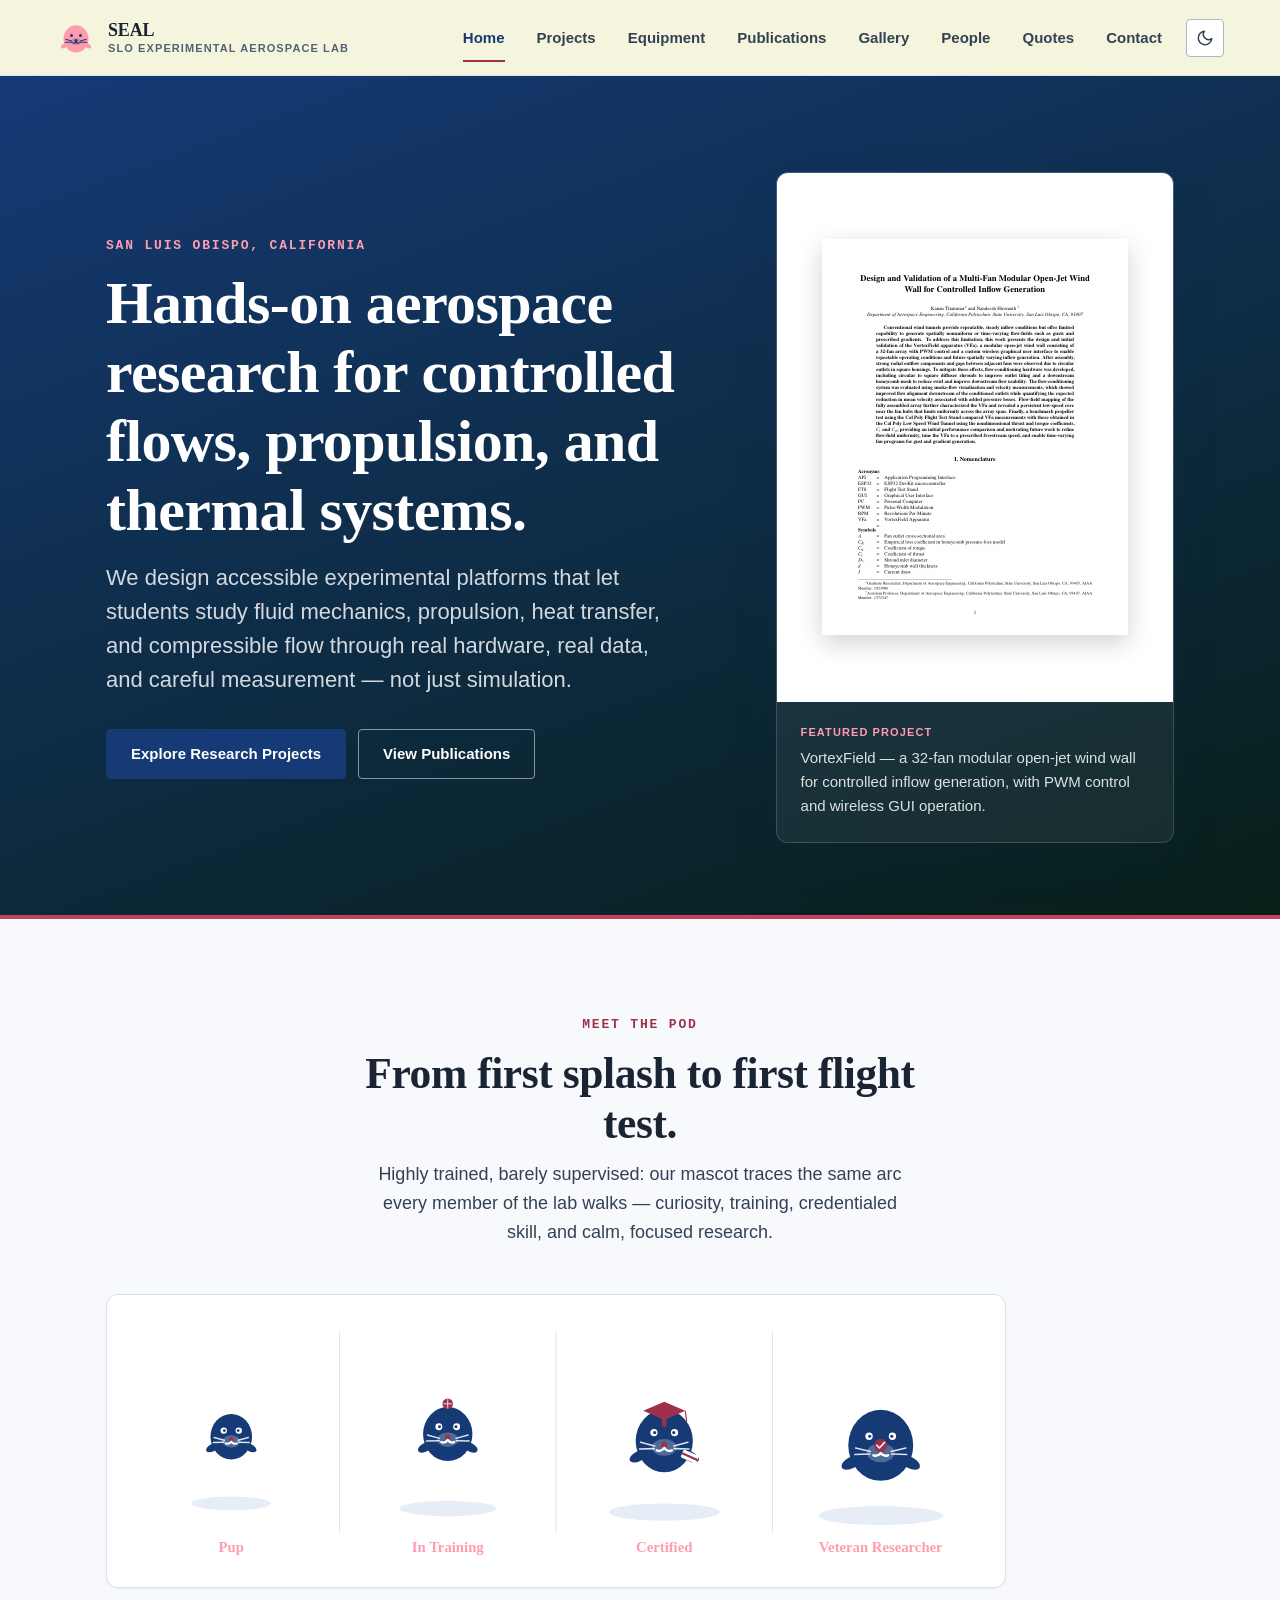
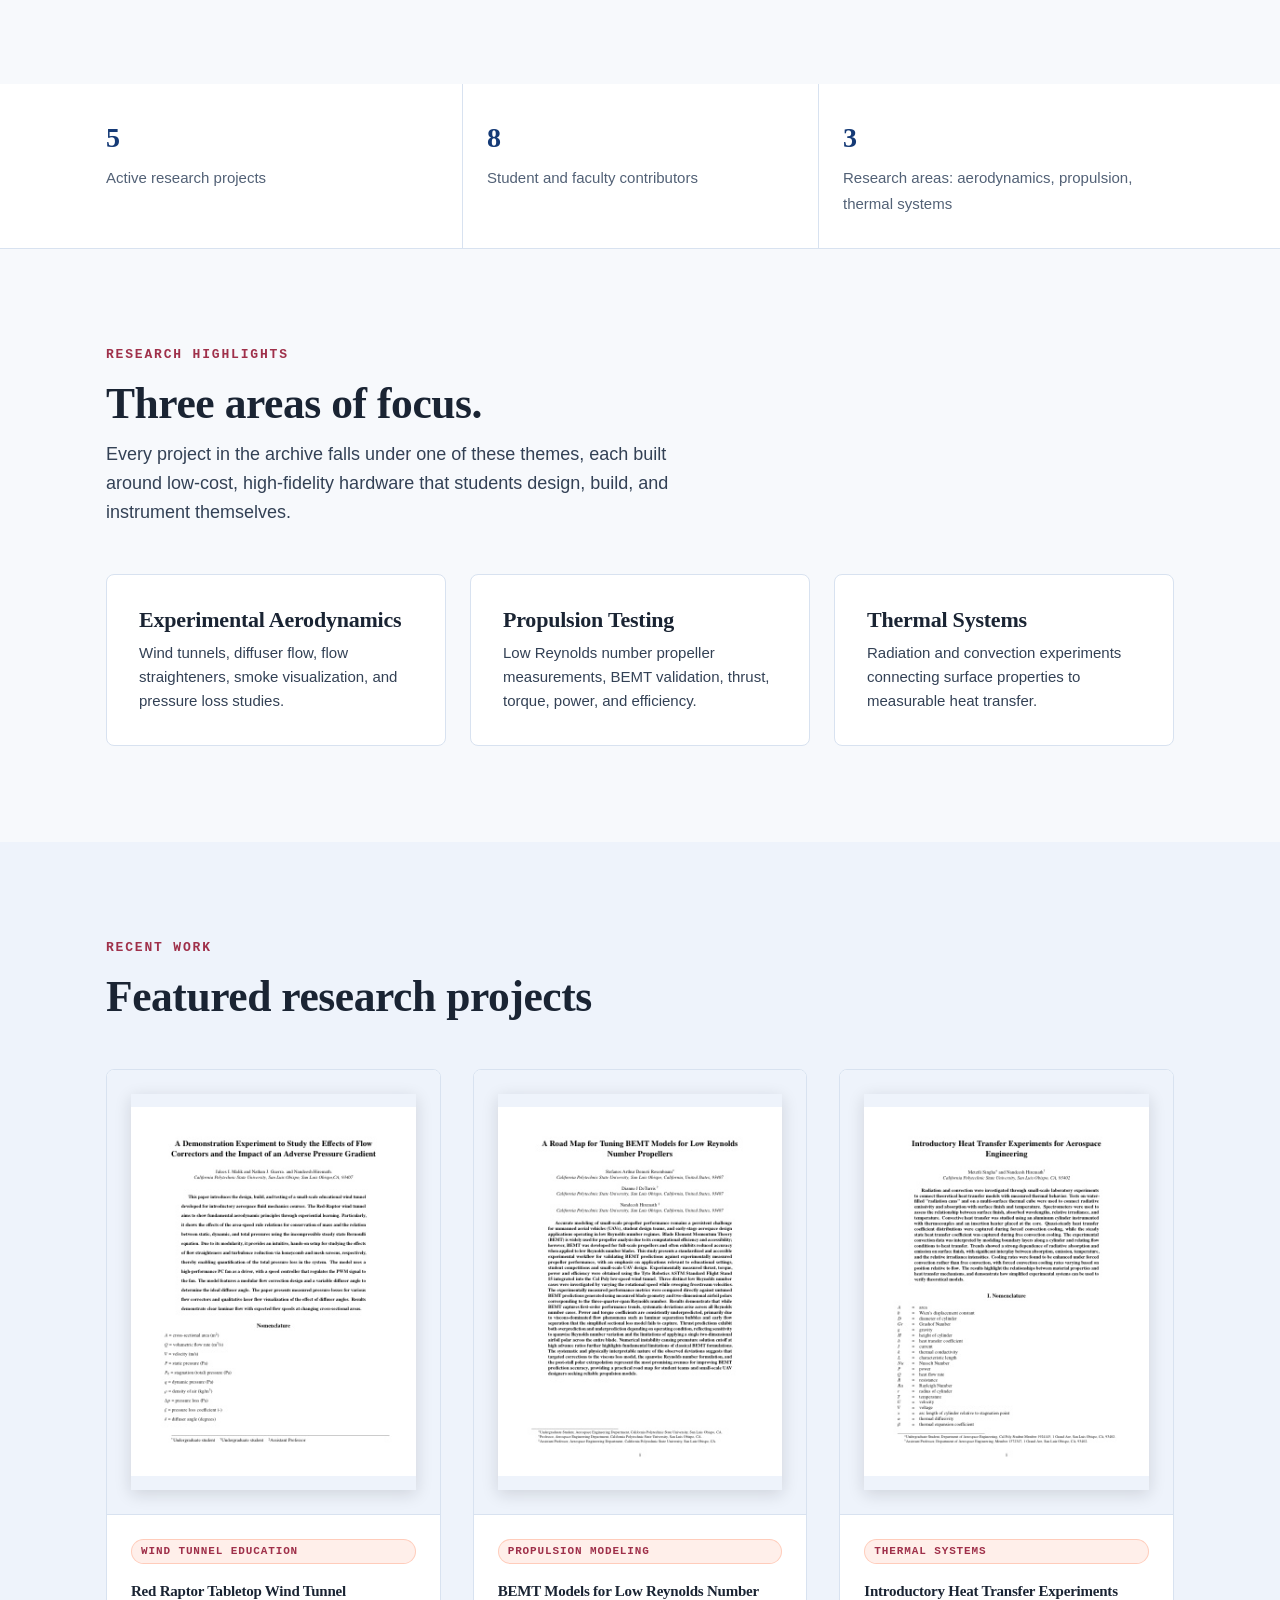
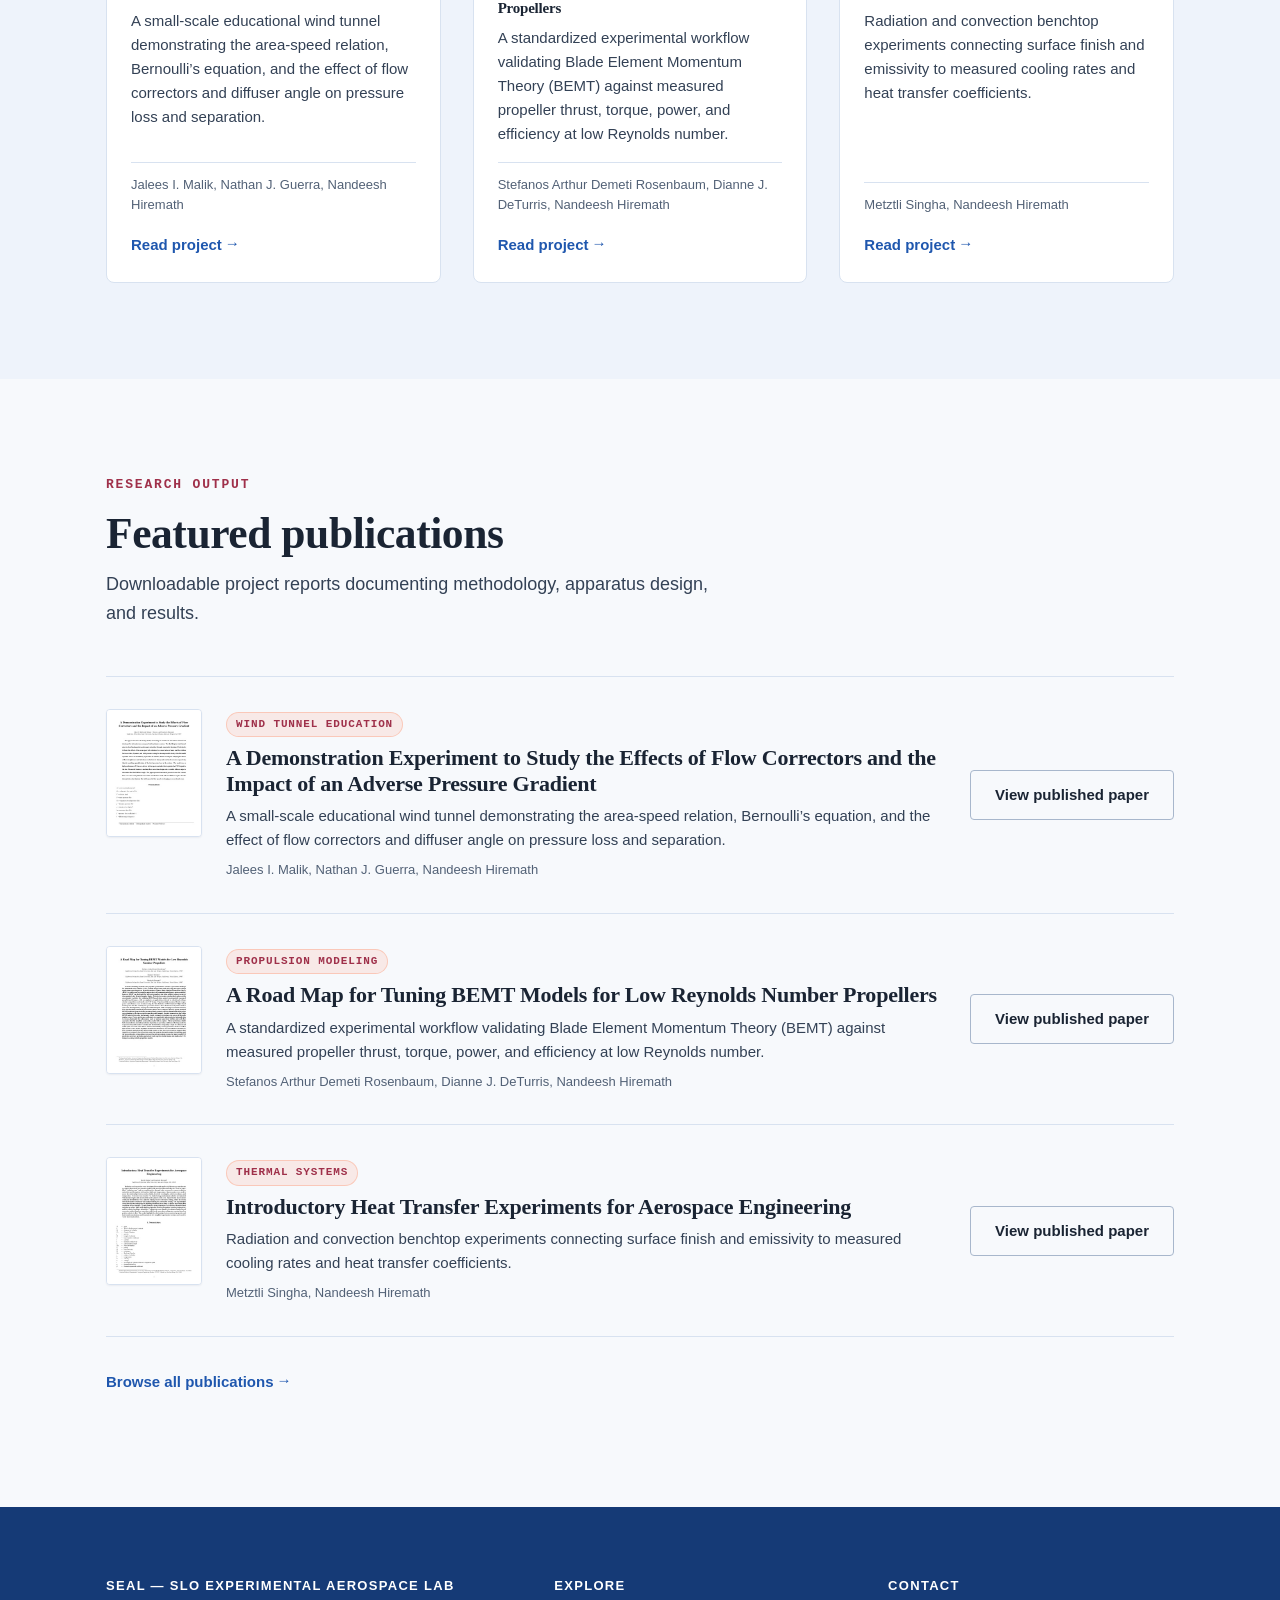
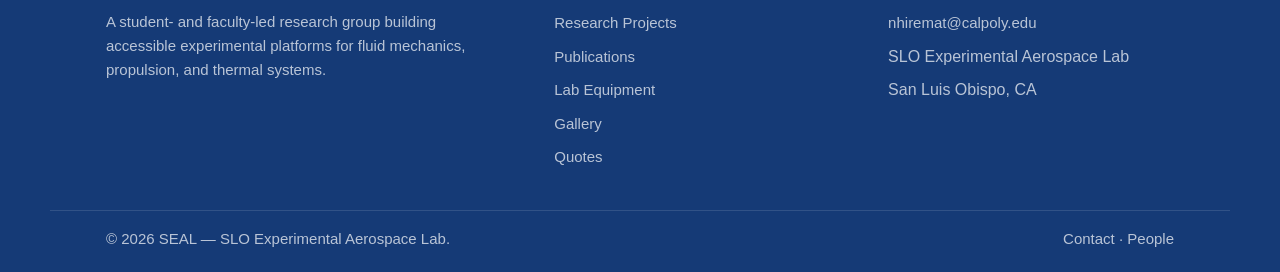
<file: index.html>
<!doctype html>
<html lang="en">
<head>
  <meta charset="utf-8">
  <meta name="viewport" content="width=device-width, initial-scale=1">
  <meta name="theme-color" content="#40E0D0">
  <link rel="icon" href="images/seal-favicon-16x16.svg" type="image/svg+xml">
  <title>SEAL &mdash; SLO Experimental Aerospace Lab</title>
  <meta name="description" content="SEAL, the SLO Experimental Aerospace Lab. Meet the Pod: hands-on aerospace research building accessible experimental platforms for wind tunnel testing, propulsion, heat transfer, and compressible flow.">

  <!--
    Applies the saved (or OS-preferred) color theme before the page
    paints, so returning visitors never see a flash of the wrong theme.
    Kept inline and tiny on purpose — it must run before first paint.
    js/theme.js (loaded later) handles the toggle button itself.
  -->
  <script>
    (function () {
      var saved = localStorage.getItem('seal-theme');
      var theme = saved || (window.matchMedia('(prefers-color-scheme: dark)').matches ? 'dark' : 'light');
      document.documentElement.setAttribute('data-theme', theme);
    })();
  </script>

  <link rel="stylesheet" href="css/style.css">
</head>
<body>
  <a class="skip-link" href="#main">Skip to main content</a>

  <header class="site-header">
    <a class="brand" href="index.html">
      <span class="mark" aria-hidden="true">
          <svg viewBox="0 0 24 24" width="40" height="40" aria-hidden="true">
            <!-- seal head/body -->
            <ellipse cx="12" cy="12.5" rx="7.5" ry="8.2" fill="currentColor"/>
            <!-- flippers -->
            <ellipse cx="5.2" cy="16.5" rx="2.5" ry="1.3" transform="rotate(-28 5.2 16.5)" fill="currentColor"/>
            <ellipse cx="18.8" cy="16.5" rx="2.5" ry="1.3" transform="rotate(28 18.8 16.5)" fill="currentColor"/>
            <!-- eyes -->
            <circle cx="9.3" cy="10.5" r="0.9" fill="var(--color-primary-900)"/>
            <circle cx="14.7" cy="10.5" r="0.9" fill="var(--color-primary-900)"/>
            <!-- muzzle -->
            <ellipse cx="12" cy="14.2" rx="3.2" ry="2.2" fill="var(--color-primary-900)" opacity="0.18"/>
            <!-- nose -->
            <circle cx="12" cy="13.5" r="0.9" fill="var(--color-primary-900)"/>
            <!-- mouth -->
            <path d="M12 14.3 C11.4 15.1 10.6 15.2 10 14.9 M12 14.3 C12.6 15.1 13.4 15.2 14 14.9"
                  fill="none"
                  stroke="var(--color-primary-900)"
                  stroke-width="0.7"
                  stroke-linecap="round"/>
            <!-- whiskers -->
            <path d="M9.5 13.8 L5.8 12.8 M9.4 14.5 L5.5 14.6 M14.5 13.8 L18.2 12.8 M14.6 14.5 L18.5 14.6"
                  fill="none"
                  stroke="var(--color-primary-900)"
                  stroke-width="0.6"
                  stroke-linecap="round"/>
          </svg>
        </span>
      <span class="brand-text">SEAL<small>SLO Experimental Aerospace Lab</small></span>
    </a>
    <div class="header-actions">
      <nav class="nav" id="primary-nav" aria-label="Primary">
        <a href="index.html" aria-current="page">Home</a>
        <a href="projects.html">Projects</a>
        <a href="equipment.html">Equipment</a>
        <a href="publications.html">Publications</a>
        <a href="gallery.html">Gallery</a>
        <a href="people.html">People</a>
        <a href="quotes.html">Quotes</a>
        <a href="contact.html">Contact</a>
      </nav>
      <button class="theme-toggle" type="button" aria-pressed="false" aria-label="Toggle dark mode">
        <svg class="icon-moon" viewBox="0 0 24 24" aria-hidden="true"><path d="M21 12.79A9 9 0 1111.21 3 7 7 0 0021 12.79z" stroke-width="2" stroke-linecap="round" stroke-linejoin="round"/></svg>
        <svg class="icon-sun" viewBox="0 0 24 24" aria-hidden="true"><circle cx="12" cy="12" r="4" stroke-width="2"/><path d="M12 2v2M12 20v2M4.93 4.93l1.41 1.41M17.66 17.66l1.41 1.41M2 12h2M20 12h2M4.93 19.07l1.41-1.41M17.66 6.34l1.41-1.41" stroke-width="2" stroke-linecap="round"/></svg>
      </button>
      <button class="nav-toggle" type="button" aria-expanded="false" aria-controls="primary-nav">
        <span>Menu</span>
      </button>
    </div>
  </header>

  <main id="main">
    <section class="hero">
      <div class="wrap">
        <div class="hero-text">
          <p class="eyebrow">San Luis Obispo, California</p>
          <h1>Hands-on aerospace research for controlled flows, propulsion, and thermal systems.</h1>
          <p class="lead">We design accessible experimental platforms that let students study fluid mechanics, propulsion, heat transfer, and compressible flow through real hardware, real data, and careful measurement — not just simulation.</p>
          <div class="actions">
            <a class="button" href="projects.html">Explore Research Projects</a>
            <a class="button on-dark" href="publications.html">View Publications</a>
          </div>
        </div>
        <div class="hero-card" data-reveal>
          <div class="preview-frame">
            <img src="images/vortexfield-wind-wall.jpg" alt="Preview of the VortexField modular open-jet wind wall report">
          </div>
          <div class="hero-card-body">
            <h2>Featured Project</h2>
            <p>VortexField — a 32-fan modular open-jet wind wall for controlled inflow generation, with PWM control and wireless GUI operation.</p>
          </div>
        </div>
      </div>
    </section>

    <section class="section seal-section">
      <div class="wrap">
        <div class="section-head">
          <p class="eyebrow">Meet the Pod</p>
          <h2>From first splash to first flight test.</h2>
          <p class="lead">Highly trained, barely supervised: our mascot traces the same arc every member of the lab walks — curiosity, training, credentialed skill, and calm, focused research.</p>
        </div>
        <img class="seal-illustration" src="images/seal-life-stages.svg" alt="Four-panel illustration of a seal progressing from a playful pup, to training with a backpack and a balanced ball, to certification in a cap with a diploma, to a calm veteran researcher welcomed into the pod." loading="lazy">
      </div>
    </section>

    <section class="stats">
      <div class="wrap">
        <div class="stat"><strong>5</strong><span>Active research projects</span></div>
        <div class="stat"><strong>8</strong><span>Student and faculty contributors</span></div>
        <div class="stat"><strong>3</strong><span>Research areas: aerodynamics, propulsion, thermal systems</span></div>
      </div>
    </section>

    <section class="section">
      <div class="wrap">
        <div class="section-head">
          <p class="eyebrow">Research Highlights</p>
          <h2>Three areas of focus.</h2>
          <p class="lead">Every project in the archive falls under one of these themes, each built around low-cost, high-fidelity hardware that students design, build, and instrument themselves.</p>
        </div>
        <div class="grid cols-3">
          <article class="theme-card" data-reveal>
            <h3>Experimental Aerodynamics</h3>
            <p>Wind tunnels, diffuser flow, flow straighteners, smoke visualization, and pressure loss studies.</p>
          </article>
          <article class="theme-card" data-reveal>
            <h3>Propulsion Testing</h3>
            <p>Low Reynolds number propeller measurements, BEMT validation, thrust, torque, power, and efficiency.</p>
          </article>
          <article class="theme-card" data-reveal>
            <h3>Thermal Systems</h3>
            <p>Radiation and convection experiments connecting surface properties to measurable heat transfer.</p>
          </article>
        </div>
      </div>
    </section>

    <section class="section alt">
      <div class="wrap">
        <div class="section-head">
          <p class="eyebrow">Recent Work</p>
          <h2>Featured research projects</h2>
        </div>
        <div class="project-list cols-3" id="featured-projects">
          <!-- Populated by js/main.js from js/data.js -->
        </div>
      </div>
    </section>

    <section class="section">
      <div class="wrap">
        <div class="section-head">
          <p class="eyebrow">Research Output</p>
          <h2>Featured publications</h2>
          <p class="lead">Downloadable project reports documenting methodology, apparatus design, and results.</p>
        </div>
        <div class="pub-list" id="featured-publications">
          <!-- Populated by js/main.js from js/data.js -->
        </div>
        <p style="margin-top: var(--sp-6);">
          <a class="text-link" href="publications.html">Browse all publications<span class="icon" aria-hidden="true">&rarr;</span></a>
        </p>
      </div>
    </section>
  </main>

  <footer class="footer">
    <div class="wrap">
      <div>
        <h4>SEAL &mdash; SLO Experimental Aerospace Lab</h4>
        <p>A student- and faculty-led research group building accessible experimental platforms for fluid mechanics, propulsion, and thermal systems.</p>
      </div>
      <div>
        <h4>Explore</h4>
        <ul>
          <li><a href="projects.html">Research Projects</a></li>
          <li><a href="publications.html">Publications</a></li>
          <li><a href="equipment.html">Lab Equipment</a></li>
          <li><a href="gallery.html">Gallery</a></li>
        <li><a href="quotes.html">Quotes</a></li>
        </ul>
      </div>
      <div>
        <h4>Contact</h4>
        <ul>
          <li><a href="mailto:nhiremat@calpoly.edu">nhiremat@calpoly.edu</a></li>
          <li>SLO Experimental Aerospace Lab</li>
          <li>San Luis Obispo, CA</li>
        </ul>
      </div>
    </div>
    <div class="wrap footer-bottom">
      <p>&copy; <span id="copyright-year">2026</span> SEAL &mdash; SLO Experimental Aerospace Lab.</p>
      <p><a href="contact.html">Contact</a> &middot; <a href="people.html">People</a></p>
    </div>
  </footer>

  <script src="js/data.js"></script>
  <script src="js/render.js"></script>
  <script src="js/nav.js"></script>
  <script src="js/theme.js"></script>
  <script src="js/reveal.js"></script>
  <script src="js/search.js"></script>
  <script src="js/lightbox.js"></script>
  <script src="js/detail.js"></script>
  <script src="js/main.js"></script>
</body>
</html>
</file>
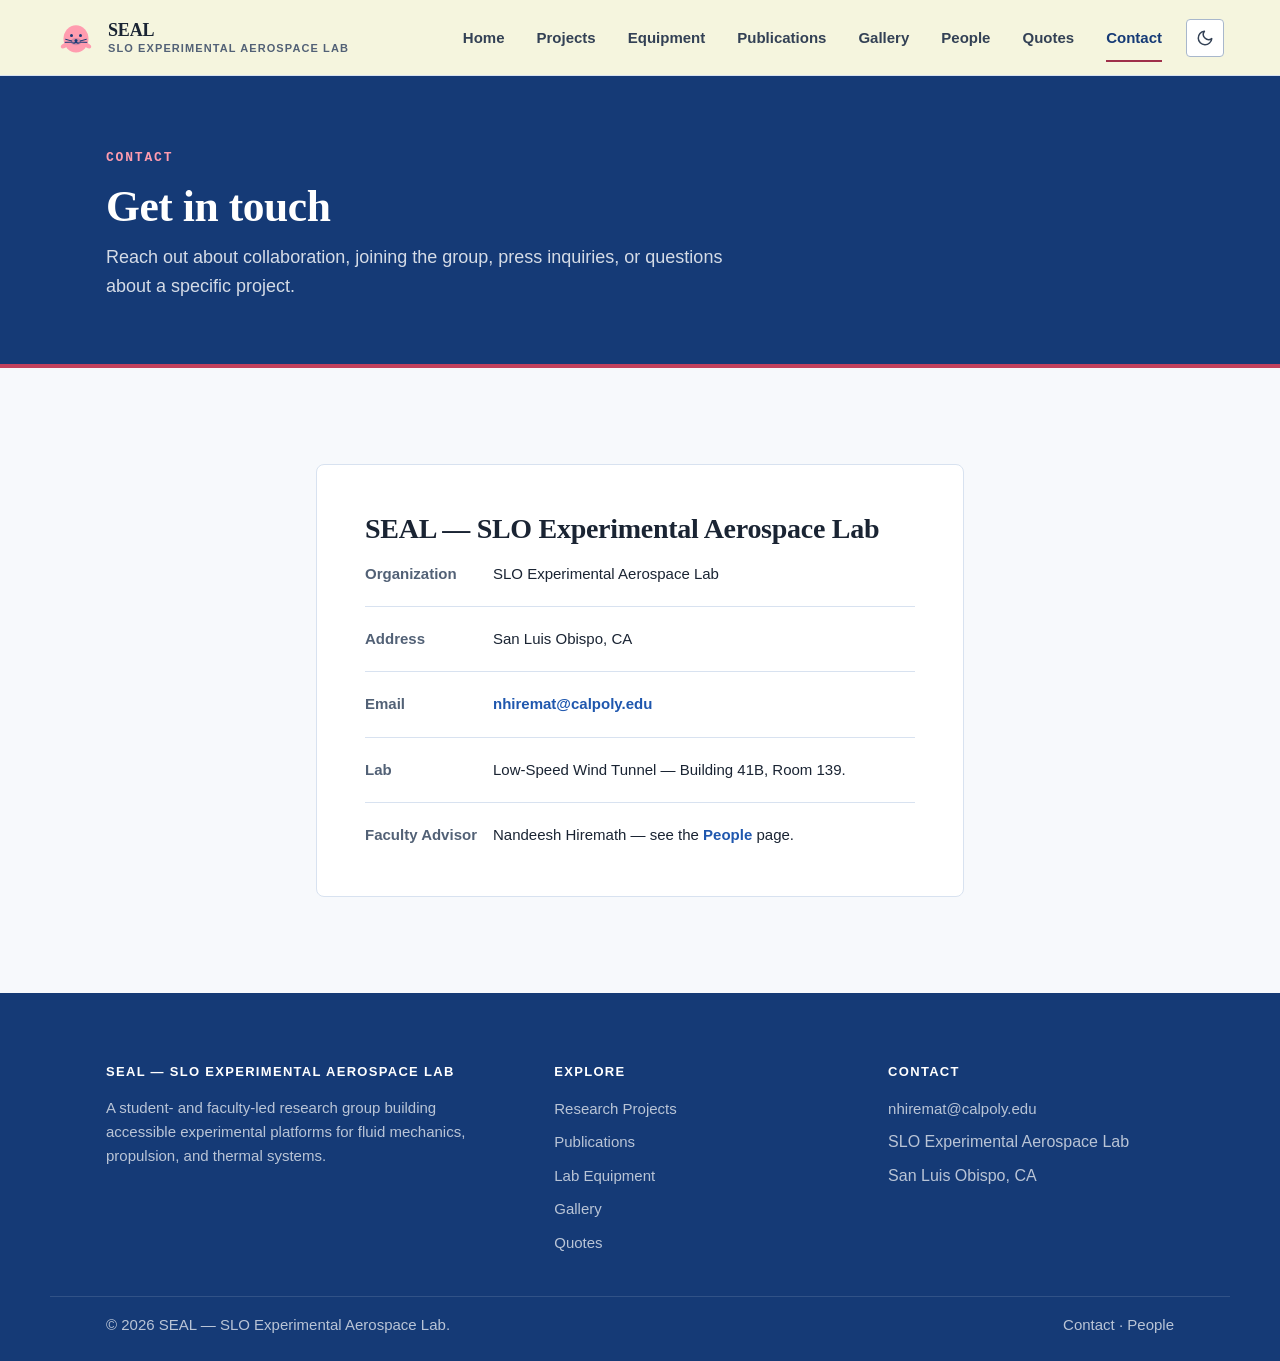
<file: contact.html>
<!doctype html>
<html lang="en">
<head>
  <meta charset="utf-8">
  <meta name="viewport" content="width=device-width, initial-scale=1">
  <meta name="theme-color" content="#40E0D0">
  <link rel="icon" href="favicon.svg" type="image/svg+xml">
  <title>Contact | SEAL &mdash; SLO Experimental Aerospace Lab</title>
  <meta name="description" content="Contact information for SEAL, the SLO Experimental Aerospace Lab.">
  <script>
    (function () {
      var saved = localStorage.getItem('seal-theme');
      var theme = saved || (window.matchMedia('(prefers-color-scheme: dark)').matches ? 'dark' : 'light');
      document.documentElement.setAttribute('data-theme', theme);
    })();
  </script>
  <link rel="stylesheet" href="css/style.css">
</head>
<body>
  <a class="skip-link" href="#main">Skip to main content</a>

  <header class="site-header">
    <a class="brand" href="index.html">

<span class="mark" aria-hidden="true">
  <svg viewBox="0 0 24 24" width="40" height="40" aria-hidden="true">
    <!-- seal head/body -->
    <ellipse cx="12" cy="12.5" rx="7.5" ry="8.2" fill="currentColor"/>

    <!-- flippers -->
    <ellipse cx="5.2" cy="16.5" rx="2.5" ry="1.3" transform="rotate(-28 5.2 16.5)" fill="currentColor"/>
    <ellipse cx="18.8" cy="16.5" rx="2.5" ry="1.3" transform="rotate(28 18.8 16.5)" fill="currentColor"/>

    <!-- eyes -->
    <circle cx="9.3" cy="10.5" r="0.9" fill="var(--color-primary-900)"/>
    <circle cx="14.7" cy="10.5" r="0.9" fill="var(--color-primary-900)"/>

    <!-- muzzle -->
    <ellipse cx="12" cy="14.2" rx="3.2" ry="2.2" fill="var(--color-primary-900)" opacity="0.18"/>

    <!-- nose -->
    <circle cx="12" cy="13.5" r="0.9" fill="var(--color-primary-900)"/>

    <!-- mouth -->
    <path d="M12 14.3 C11.4 15.1 10.6 15.2 10 14.9 M12 14.3 C12.6 15.1 13.4 15.2 14 14.9"
          fill="none"
          stroke="var(--color-primary-900)"
          stroke-width="0.7"
          stroke-linecap="round"/>

    <!-- whiskers -->
    <path d="M9.5 13.8 L5.8 12.8 M9.4 14.5 L5.5 14.6 M14.5 13.8 L18.2 12.8 M14.6 14.5 L18.5 14.6"
          fill="none"
          stroke="var(--color-primary-900)"
          stroke-width="0.6"
          stroke-linecap="round"/>
  </svg>
</span>
      
      <span class="brand-text">SEAL<small>SLO Experimental Aerospace Lab</small></span>
    </a>
    <div class="header-actions">
      <nav class="nav" id="primary-nav" aria-label="Primary">
        <a href="index.html">Home</a>
        <a href="projects.html">Projects</a>
        <a href="equipment.html">Equipment</a>
        <a href="publications.html">Publications</a>
        <a href="gallery.html">Gallery</a>
        <a href="people.html">People</a>
        <a href="quotes.html">Quotes</a>
        <a href="contact.html" aria-current="page">Contact</a>
      </nav>
      <button class="theme-toggle" type="button" aria-pressed="false" aria-label="Toggle dark mode">
        <svg class="icon-moon" viewBox="0 0 24 24" aria-hidden="true"><path d="M21 12.79A9 9 0 1111.21 3 7 7 0 0021 12.79z" stroke-width="2" stroke-linecap="round" stroke-linejoin="round"/></svg>
        <svg class="icon-sun" viewBox="0 0 24 24" aria-hidden="true"><circle cx="12" cy="12" r="4" stroke-width="2"/><path d="M12 2v2M12 20v2M4.93 4.93l1.41 1.41M17.66 17.66l1.41 1.41M2 12h2M20 12h2M4.93 19.07l1.41-1.41M17.66 6.34l1.41-1.41" stroke-width="2" stroke-linecap="round"/></svg>
      </button>
      <button class="nav-toggle" type="button" aria-expanded="false" aria-controls="primary-nav">
        <span>Menu</span>
      </button>
    </div>
  </header>

  <main id="main">
    <section class="page-hero">
      <div class="wrap">
        <p class="eyebrow">Contact</p>
        <h1>Get in touch</h1>
        <p class="lead">Reach out about collaboration, joining the group, press inquiries, or questions about a specific project.</p>
      </div>
    </section>

    <section class="section narrow">
      <div class="wrap">
        <div class="contact-card">
          <h2>SEAL &mdash; SLO Experimental Aerospace Lab</h2>
          <dl>
            <dt>Organization</dt>
            <dd>SLO Experimental Aerospace Lab</dd>
            <div class="divider"></div>
            <dt>Address</dt>
            <dd>San Luis Obispo, CA</dd>
            <div class="divider"></div>
            <dt>Email</dt>
            <dd><a class="text-link" href="mailto:nhiremat@calpoly.edu">nhiremat@calpoly.edu</a></dd>
            <div class="divider"></div>
            <dt>Lab</dt>
            <dd>Low-Speed Wind Tunnel &mdash; Building 41B, Room 139.</dd>
            <div class="divider"></div>
            <dt>Faculty Advisor</dt>
            <dd>Nandeesh Hiremath &mdash; see the <a class="text-link" href="people.html">People</a> page.</dd>
          </dl>
        </div>
      </div>
    </section>
  </main>

  <footer class="footer">
    <div class="wrap">
      <div>
        <h4>SEAL &mdash; SLO Experimental Aerospace Lab</h4>
        <p>A student- and faculty-led research group building accessible experimental platforms for fluid mechanics, propulsion, and thermal systems.</p>
      </div>
      <div>
        <h4>Explore</h4>
        <ul>
          <li><a href="projects.html">Research Projects</a></li>
          <li><a href="publications.html">Publications</a></li>
          <li><a href="equipment.html">Lab Equipment</a></li>
          <li><a href="gallery.html">Gallery</a></li>
        <li><a href="quotes.html">Quotes</a></li>
        </ul>
      </div>
      <div>
        <h4>Contact</h4>
        <ul>
          <li><a href="mailto:nhiremat@calpoly.edu">nhiremat@calpoly.edu</a></li>
          <li>SLO Experimental Aerospace Lab</li>
          <li>San Luis Obispo, CA</li>
        </ul>
      </div>
    </div>
    <div class="wrap footer-bottom">
      <p>&copy; <span id="copyright-year">2026</span> SEAL &mdash; SLO Experimental Aerospace Lab.</p>
      <p><a href="contact.html">Contact</a> &middot; <a href="people.html">People</a></p>
    </div>
  </footer>

  <script src="js/data.js"></script>
  <script src="js/render.js"></script>
  <script src="js/nav.js"></script>
  <script src="js/theme.js"></script>
  <script src="js/reveal.js"></script>
  <script src="js/search.js"></script>
  <script src="js/lightbox.js"></script>
  <script src="js/detail.js"></script>
  <script src="js/main.js"></script>
</body>
</html>
</file>
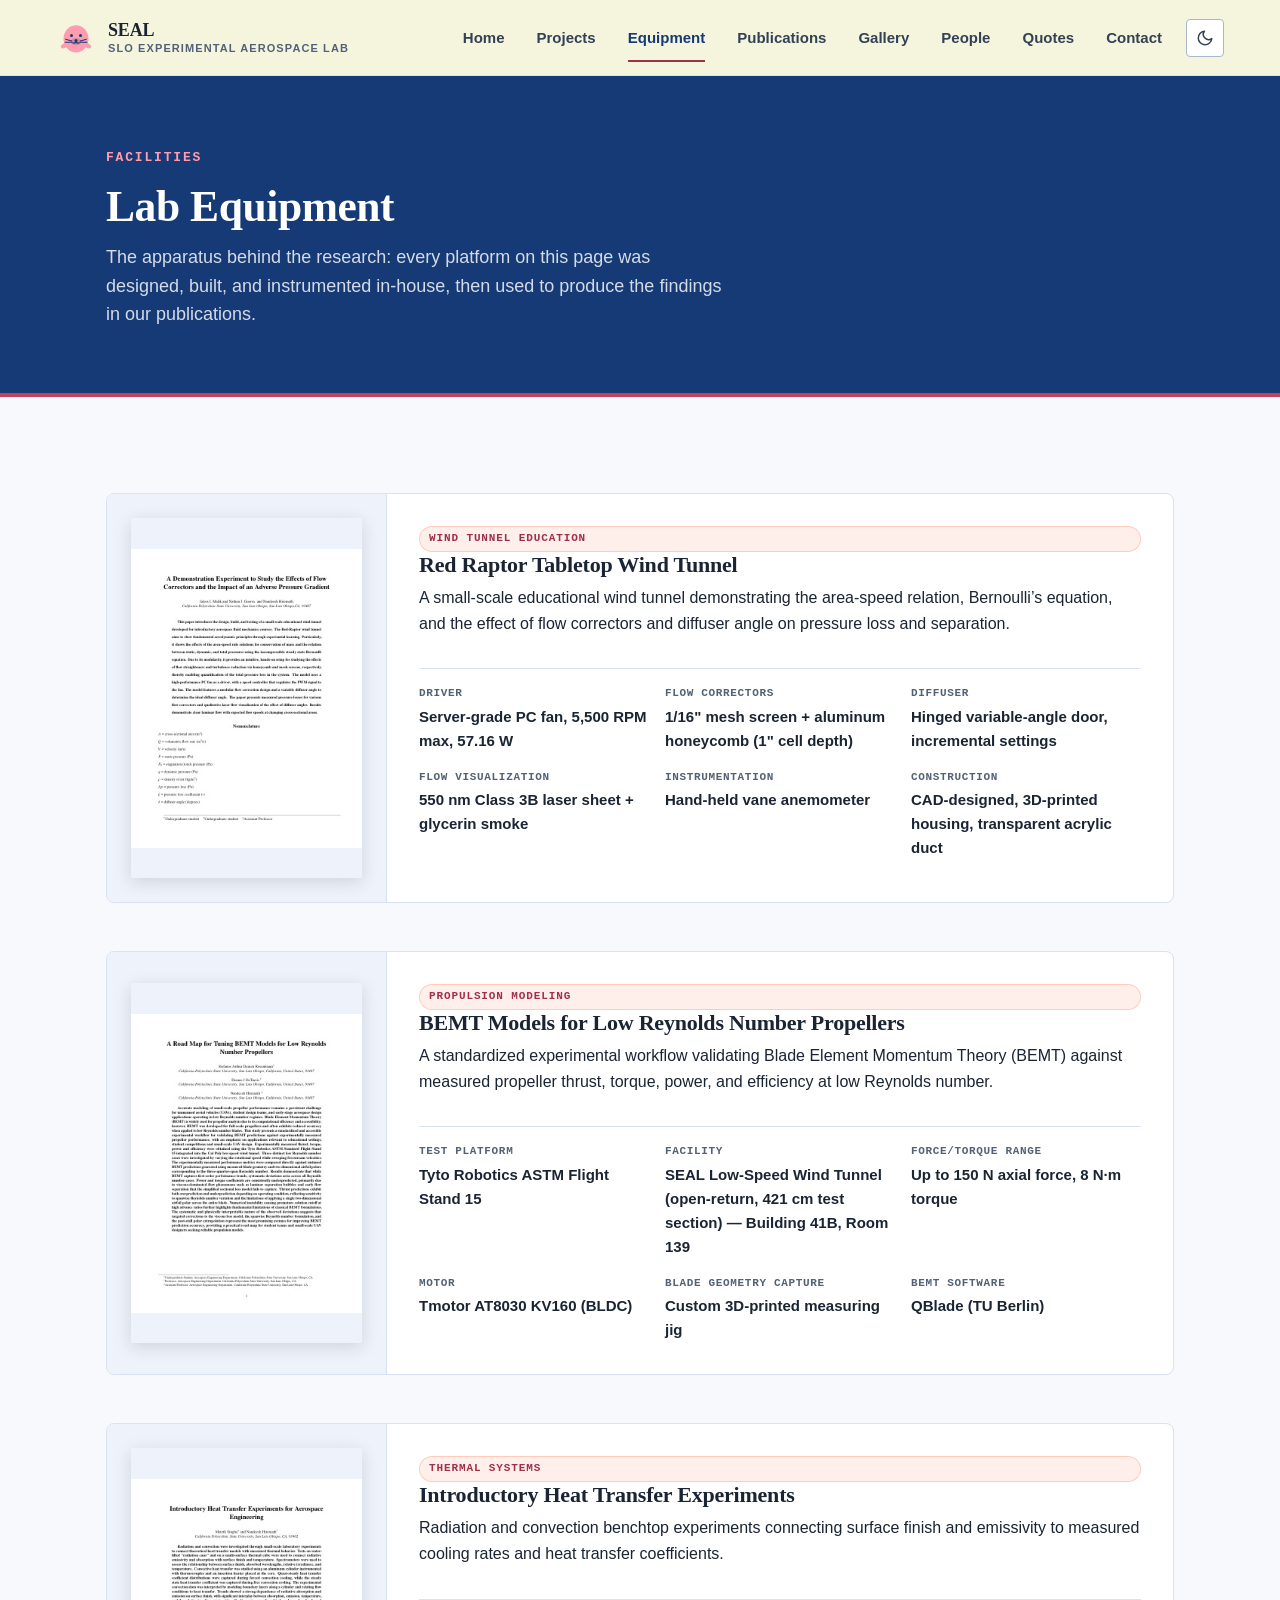
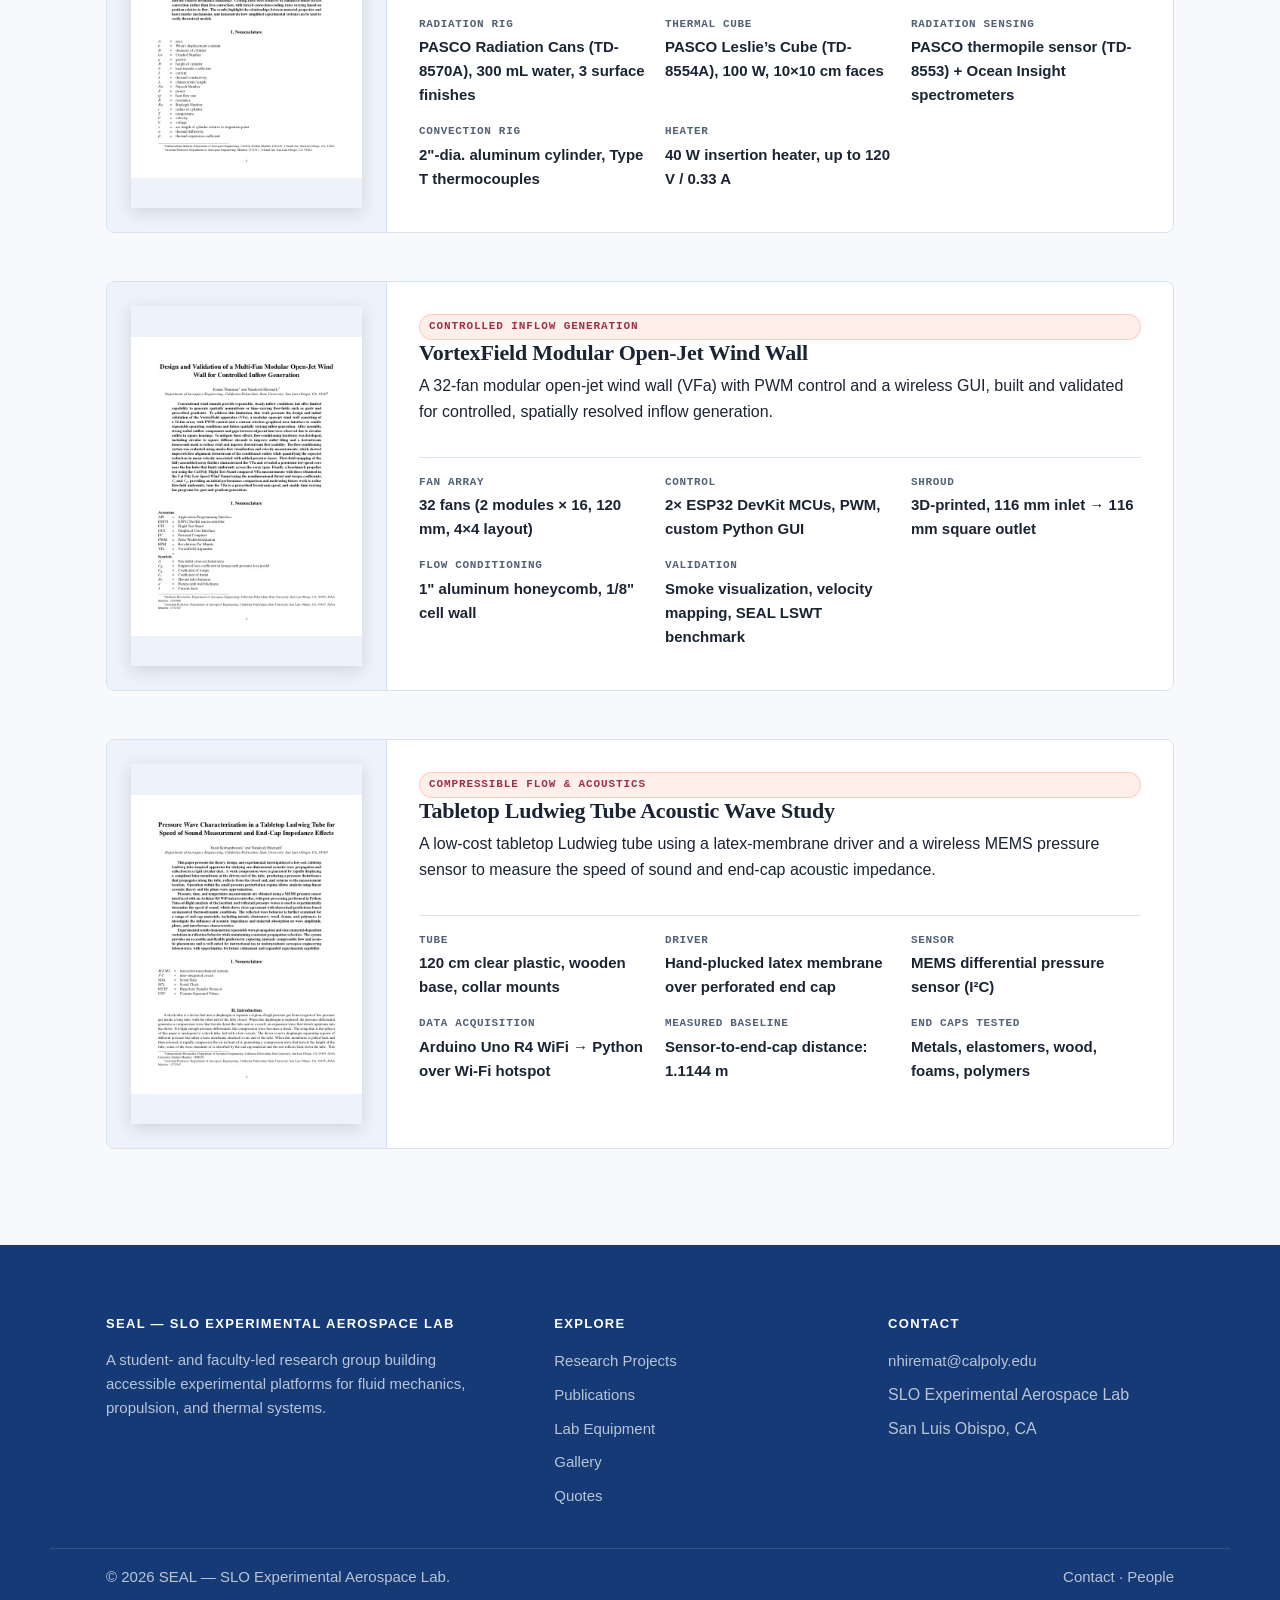
<file: equipment.html>
<!doctype html>
<html lang="en">
<head>
  <meta charset="utf-8">
  <meta name="viewport" content="width=device-width, initial-scale=1">
  <meta name="theme-color" content="#40E0D0">
  <link rel="icon" href="favicon.svg" type="image/svg+xml">
  <title>Equipment | SEAL &mdash; SLO Experimental Aerospace Lab</title>
  <meta name="description" content="Lab equipment and experimental apparatus built and maintained by SEAL, the SLO Experimental Aerospace Lab.">
  <script>
    (function () {
      var saved = localStorage.getItem('seal-theme');
      var theme = saved || (window.matchMedia('(prefers-color-scheme: dark)').matches ? 'dark' : 'light');
      document.documentElement.setAttribute('data-theme', theme);
    })();
  </script>
  <link rel="stylesheet" href="css/style.css">
</head>
<body>
  <a class="skip-link" href="#main">Skip to main content</a>

  <header class="site-header">
    <a class="brand" href="index.html">
      <span class="mark" aria-hidden="true">
          <svg viewBox="0 0 24 24" width="40" height="40" aria-hidden="true">
            <!-- seal head/body -->
            <ellipse cx="12" cy="12.5" rx="7.5" ry="8.2" fill="currentColor"/>
            <!-- flippers -->
            <ellipse cx="5.2" cy="16.5" rx="2.5" ry="1.3" transform="rotate(-28 5.2 16.5)" fill="currentColor"/>
            <ellipse cx="18.8" cy="16.5" rx="2.5" ry="1.3" transform="rotate(28 18.8 16.5)" fill="currentColor"/>
            <!-- eyes -->
            <circle cx="9.3" cy="10.5" r="0.9" fill="var(--color-primary-900)"/>
            <circle cx="14.7" cy="10.5" r="0.9" fill="var(--color-primary-900)"/>
            <!-- muzzle -->
            <ellipse cx="12" cy="14.2" rx="3.2" ry="2.2" fill="var(--color-primary-900)" opacity="0.18"/>
            <!-- nose -->
            <circle cx="12" cy="13.5" r="0.9" fill="var(--color-primary-900)"/>
            <!-- mouth -->
            <path d="M12 14.3 C11.4 15.1 10.6 15.2 10 14.9 M12 14.3 C12.6 15.1 13.4 15.2 14 14.9"
                  fill="none"
                  stroke="var(--color-primary-900)"
                  stroke-width="0.7"
                  stroke-linecap="round"/>
            <!-- whiskers -->
            <path d="M9.5 13.8 L5.8 12.8 M9.4 14.5 L5.5 14.6 M14.5 13.8 L18.2 12.8 M14.6 14.5 L18.5 14.6"
                  fill="none"
                  stroke="var(--color-primary-900)"
                  stroke-width="0.6"
                  stroke-linecap="round"/>
          </svg>
        </span>
      <span class="brand-text">SEAL<small>SLO Experimental Aerospace Lab</small></span>
    </a>
    <div class="header-actions">
      <nav class="nav" id="primary-nav" aria-label="Primary">
        <a href="index.html">Home</a>
        <a href="projects.html">Projects</a>
        <a href="equipment.html" aria-current="page">Equipment</a>
        <a href="publications.html">Publications</a>
        <a href="gallery.html">Gallery</a>
        <a href="people.html">People</a>
        <a href="quotes.html">Quotes</a>
        <a href="contact.html">Contact</a>
      </nav>
      <button class="theme-toggle" type="button" aria-pressed="false" aria-label="Toggle dark mode">
        <svg class="icon-moon" viewBox="0 0 24 24" aria-hidden="true"><path d="M21 12.79A9 9 0 1111.21 3 7 7 0 0021 12.79z" stroke-width="2" stroke-linecap="round" stroke-linejoin="round"/></svg>
        <svg class="icon-sun" viewBox="0 0 24 24" aria-hidden="true"><circle cx="12" cy="12" r="4" stroke-width="2"/><path d="M12 2v2M12 20v2M4.93 4.93l1.41 1.41M17.66 17.66l1.41 1.41M2 12h2M20 12h2M4.93 19.07l1.41-1.41M17.66 6.34l1.41-1.41" stroke-width="2" stroke-linecap="round"/></svg>
      </button>
      <button class="nav-toggle" type="button" aria-expanded="false" aria-controls="primary-nav">
        <span>Menu</span>
      </button>
    </div>
  </header>

  <main id="main">
    <section class="page-hero">
      <div class="wrap">
        <p class="eyebrow">Facilities</p>
        <h1>Lab Equipment</h1>
        <p class="lead">The apparatus behind the research: every platform on this page was designed, built, and instrumented in-house, then used to produce the findings in our publications.</p>
      </div>
    </section>

    <section class="section">
      <div class="wrap">
        <div class="equipment-list" id="equipment-list">
          <!-- Populated by js/main.js from js/data.js -->
        </div>
      </div>
    </section>
  </main>

  <footer class="footer">
    <div class="wrap">
      <div>
        <h4>SEAL &mdash; SLO Experimental Aerospace Lab</h4>
        <p>A student- and faculty-led research group building accessible experimental platforms for fluid mechanics, propulsion, and thermal systems.</p>
      </div>
      <div>
        <h4>Explore</h4>
        <ul>
          <li><a href="projects.html">Research Projects</a></li>
          <li><a href="publications.html">Publications</a></li>
          <li><a href="equipment.html">Lab Equipment</a></li>
          <li><a href="gallery.html">Gallery</a></li>
        <li><a href="quotes.html">Quotes</a></li>
        </ul>
      </div>
      <div>
        <h4>Contact</h4>
        <ul>
          <li><a href="mailto:nhiremat@calpoly.edu">nhiremat@calpoly.edu</a></li>
          <li>SLO Experimental Aerospace Lab</li>
          <li>San Luis Obispo, CA</li>
        </ul>
      </div>
    </div>
    <div class="wrap footer-bottom">
      <p>&copy; <span id="copyright-year">2026</span> SEAL &mdash; SLO Experimental Aerospace Lab.</p>
      <p><a href="contact.html">Contact</a> &middot; <a href="people.html">People</a></p>
    </div>
  </footer>

  <script src="js/data.js"></script>
  <script src="js/render.js"></script>
  <script src="js/nav.js"></script>
  <script src="js/theme.js"></script>
  <script src="js/reveal.js"></script>
  <script src="js/search.js"></script>
  <script src="js/lightbox.js"></script>
  <script src="js/detail.js"></script>
  <script src="js/main.js"></script>
</body>
</html>
</file>
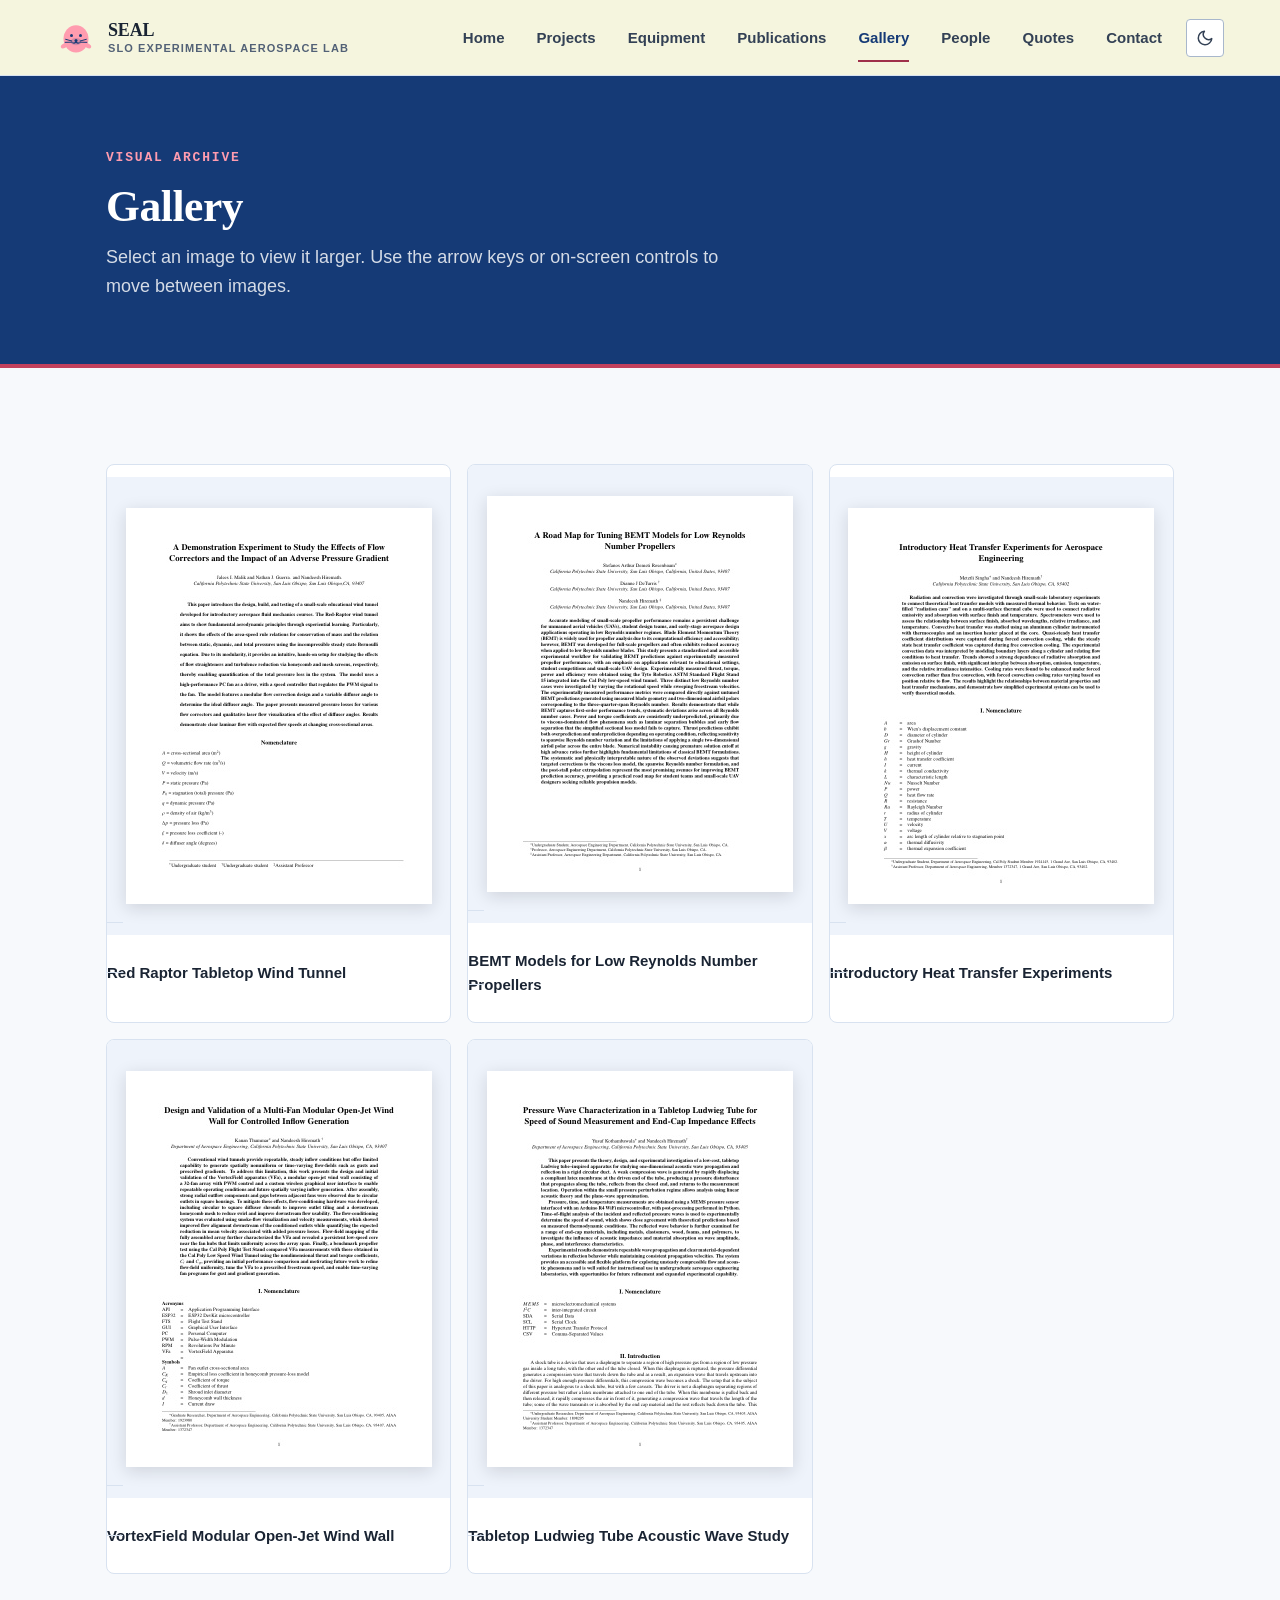
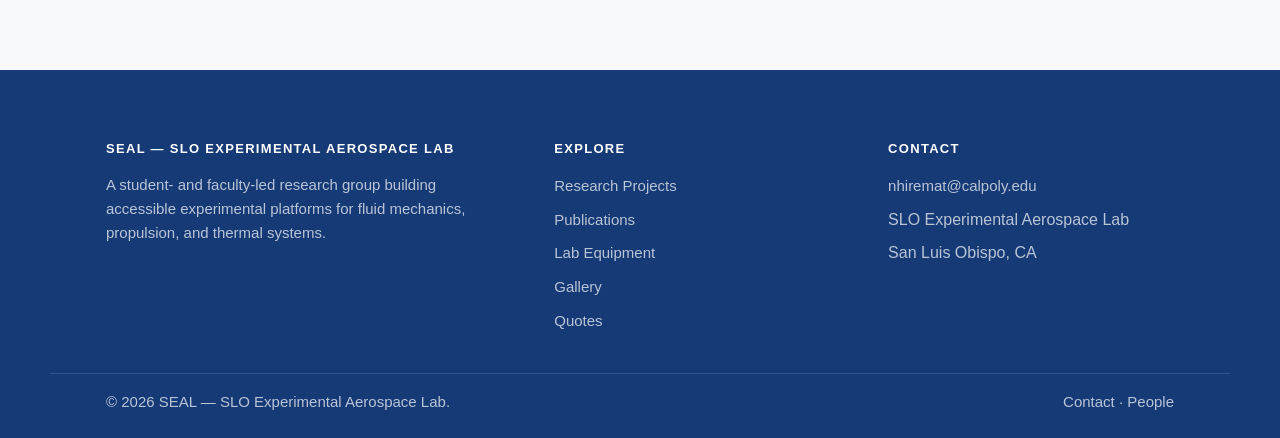
<file: gallery.html>
<!doctype html>
<html lang="en">
<head>
  <meta charset="utf-8">
  <meta name="viewport" content="width=device-width, initial-scale=1">
  <meta name="theme-color" content="#40E0D0">
  <link rel="icon" href="favicon.svg" type="image/svg+xml">
  <title>Gallery | SEAL &mdash; SLO Experimental Aerospace Lab</title>
  <meta name="description" content="Image gallery of experimental apparatus from SEAL, the SLO Experimental Aerospace Lab.">
  <script>
    (function () {
      var saved = localStorage.getItem('seal-theme');
      var theme = saved || (window.matchMedia('(prefers-color-scheme: dark)').matches ? 'dark' : 'light');
      document.documentElement.setAttribute('data-theme', theme);
    })();
  </script>
  <link rel="stylesheet" href="css/style.css">
</head>
<body>
  <a class="skip-link" href="#main">Skip to main content</a>

  <header class="site-header">
    <a class="brand" href="index.html">
      <span class="mark" aria-hidden="true">
          <svg viewBox="0 0 24 24" width="40" height="40" aria-hidden="true">
            <!-- seal head/body -->
            <ellipse cx="12" cy="12.5" rx="7.5" ry="8.2" fill="currentColor"/>
            <!-- flippers -->
            <ellipse cx="5.2" cy="16.5" rx="2.5" ry="1.3" transform="rotate(-28 5.2 16.5)" fill="currentColor"/>
            <ellipse cx="18.8" cy="16.5" rx="2.5" ry="1.3" transform="rotate(28 18.8 16.5)" fill="currentColor"/>
            <!-- eyes -->
            <circle cx="9.3" cy="10.5" r="0.9" fill="var(--color-primary-900)"/>
            <circle cx="14.7" cy="10.5" r="0.9" fill="var(--color-primary-900)"/>
            <!-- muzzle -->
            <ellipse cx="12" cy="14.2" rx="3.2" ry="2.2" fill="var(--color-primary-900)" opacity="0.18"/>
            <!-- nose -->
            <circle cx="12" cy="13.5" r="0.9" fill="var(--color-primary-900)"/>
            <!-- mouth -->
            <path d="M12 14.3 C11.4 15.1 10.6 15.2 10 14.9 M12 14.3 C12.6 15.1 13.4 15.2 14 14.9"
                  fill="none"
                  stroke="var(--color-primary-900)"
                  stroke-width="0.7"
                  stroke-linecap="round"/>
            <!-- whiskers -->
            <path d="M9.5 13.8 L5.8 12.8 M9.4 14.5 L5.5 14.6 M14.5 13.8 L18.2 12.8 M14.6 14.5 L18.5 14.6"
                  fill="none"
                  stroke="var(--color-primary-900)"
                  stroke-width="0.6"
                  stroke-linecap="round"/>
          </svg>
        </span>
      <span class="brand-text">SEAL<small>SLO Experimental Aerospace Lab</small></span>
    </a>
    <div class="header-actions">
      <nav class="nav" id="primary-nav" aria-label="Primary">
        <a href="index.html">Home</a>
        <a href="projects.html">Projects</a>
        <a href="equipment.html">Equipment</a>
        <a href="publications.html">Publications</a>
        <a href="gallery.html" aria-current="page">Gallery</a>
        <a href="people.html">People</a>
        <a href="quotes.html">Quotes</a>
        <a href="contact.html">Contact</a>
      </nav>
      <button class="theme-toggle" type="button" aria-pressed="false" aria-label="Toggle dark mode">
        <svg class="icon-moon" viewBox="0 0 24 24" aria-hidden="true"><path d="M21 12.79A9 9 0 1111.21 3 7 7 0 0021 12.79z" stroke-width="2" stroke-linecap="round" stroke-linejoin="round"/></svg>
        <svg class="icon-sun" viewBox="0 0 24 24" aria-hidden="true"><circle cx="12" cy="12" r="4" stroke-width="2"/><path d="M12 2v2M12 20v2M4.93 4.93l1.41 1.41M17.66 17.66l1.41 1.41M2 12h2M20 12h2M4.93 19.07l1.41-1.41M17.66 6.34l1.41-1.41" stroke-width="2" stroke-linecap="round"/></svg>
      </button>
      <button class="nav-toggle" type="button" aria-expanded="false" aria-controls="primary-nav">
        <span>Menu</span>
      </button>
    </div>
  </header>

  <main id="main">
    <section class="page-hero">
      <div class="wrap">
        <p class="eyebrow">Visual Archive</p>
        <h1>Gallery</h1>
        <p class="lead">Select an image to view it larger. Use the arrow keys or on-screen controls to move between images.</p>
      </div>
    </section>

    <section class="section">
      <div class="wrap">
        <div class="gallery-grid" id="gallery-grid">
          <!-- Populated by js/main.js from js/data.js -->
        </div>
      </div>
    </section>
  </main>

  <!-- Lightbox overlay: one shared instance, contents swapped by js/lightbox.js -->
  <div class="lightbox" id="lightbox" role="dialog" aria-modal="true" aria-hidden="true" aria-label="Image viewer">
    <button type="button" class="lightbox-close" aria-label="Close image viewer">&times;</button>
    <button type="button" class="lightbox-nav prev" aria-label="Previous image">&larr;</button>
    <figure>
      <img alt="">
      <figcaption></figcaption>
    </figure>
    <button type="button" class="lightbox-nav next" aria-label="Next image">&rarr;</button>
  </div>

  <footer class="footer">
    <div class="wrap">
      <div>
        <h4>SEAL &mdash; SLO Experimental Aerospace Lab</h4>
        <p>A student- and faculty-led research group building accessible experimental platforms for fluid mechanics, propulsion, and thermal systems.</p>
      </div>
      <div>
        <h4>Explore</h4>
        <ul>
          <li><a href="projects.html">Research Projects</a></li>
          <li><a href="publications.html">Publications</a></li>
          <li><a href="equipment.html">Lab Equipment</a></li>
          <li><a href="gallery.html">Gallery</a></li>
        <li><a href="quotes.html">Quotes</a></li>
        </ul>
      </div>
      <div>
        <h4>Contact</h4>
        <ul>
          <li><a href="mailto:nhiremat@calpoly.edu">nhiremat@calpoly.edu</a></li>
          <li>SLO Experimental Aerospace Lab</li>
          <li>San Luis Obispo, CA</li>
        </ul>
      </div>
    </div>
    <div class="wrap footer-bottom">
      <p>&copy; <span id="copyright-year">2026</span> SEAL &mdash; SLO Experimental Aerospace Lab.</p>
      <p><a href="contact.html">Contact</a> &middot; <a href="people.html">People</a></p>
    </div>
  </footer>

  <script src="js/data.js"></script>
  <script src="js/render.js"></script>
  <script src="js/nav.js"></script>
  <script src="js/theme.js"></script>
  <script src="js/reveal.js"></script>
  <script src="js/search.js"></script>
  <script src="js/lightbox.js"></script>
  <script src="js/detail.js"></script>
  <script src="js/main.js"></script>
</body>
</html>
</file>
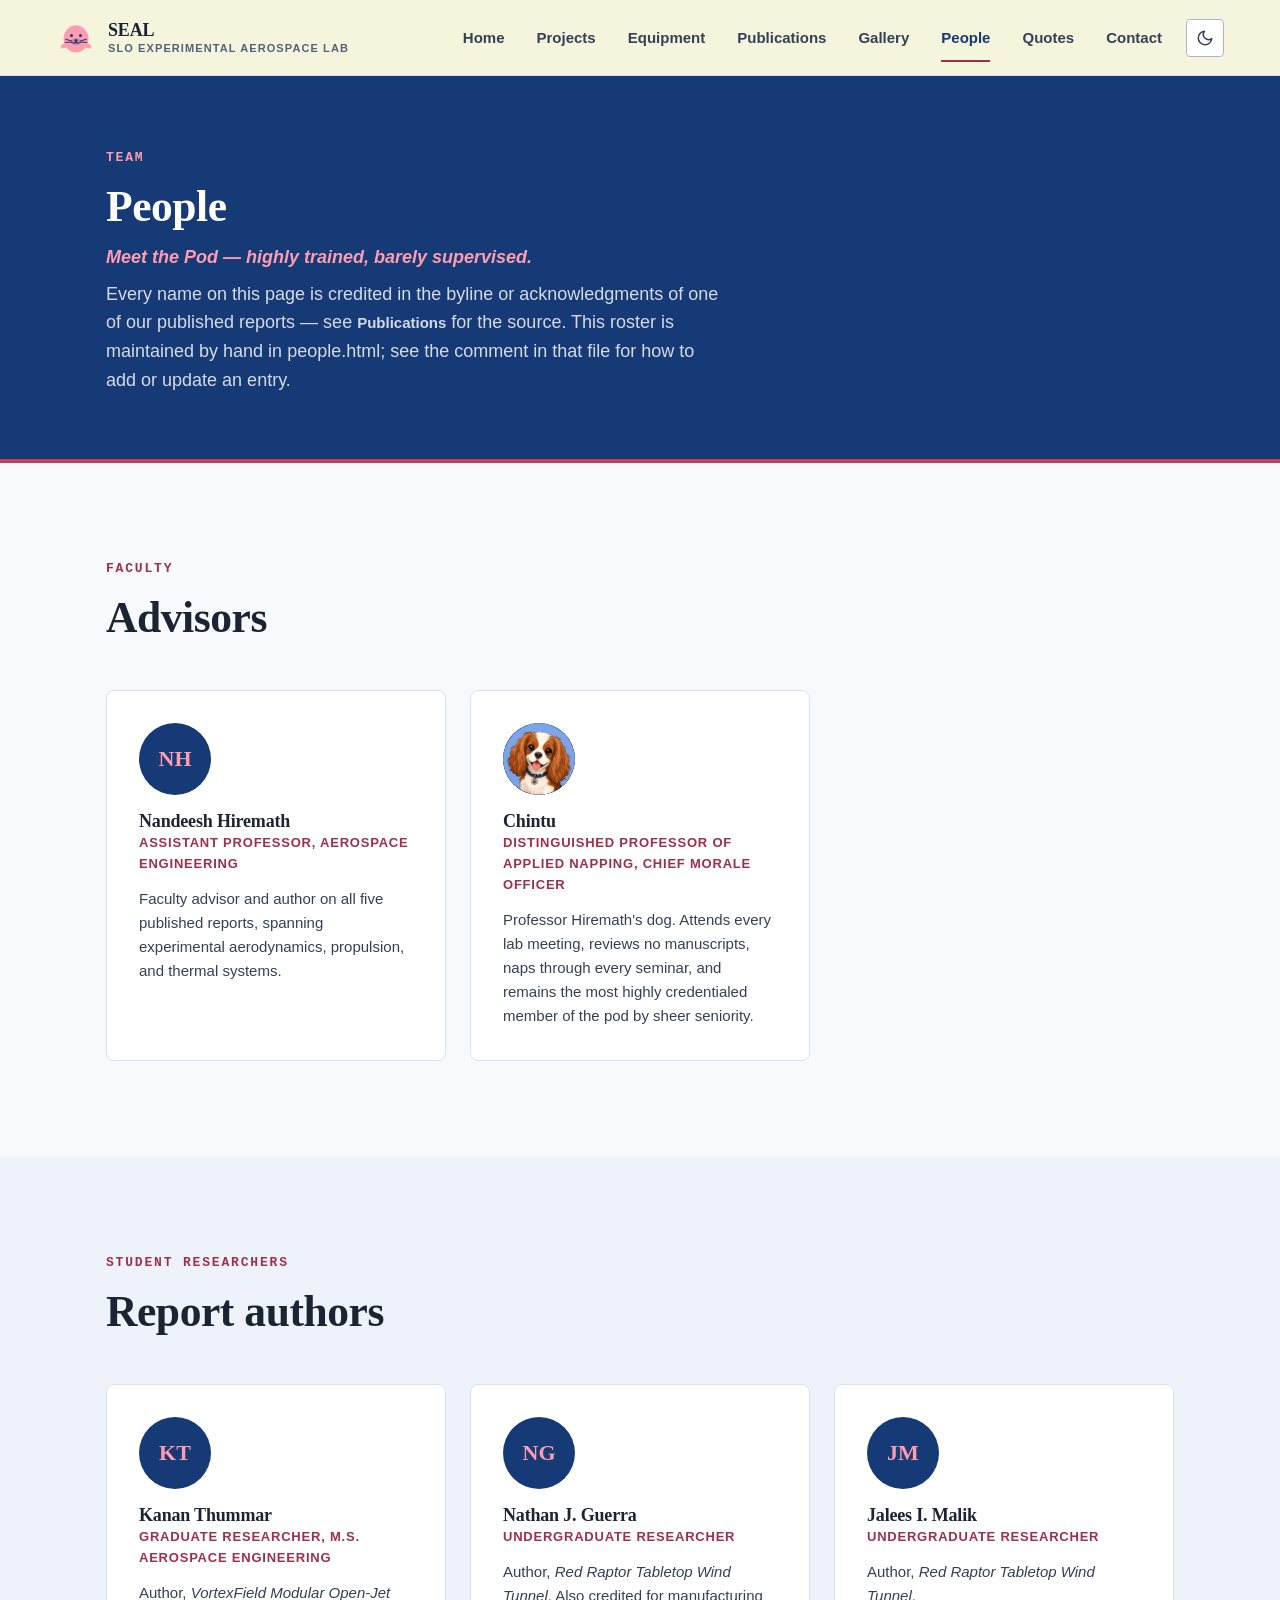
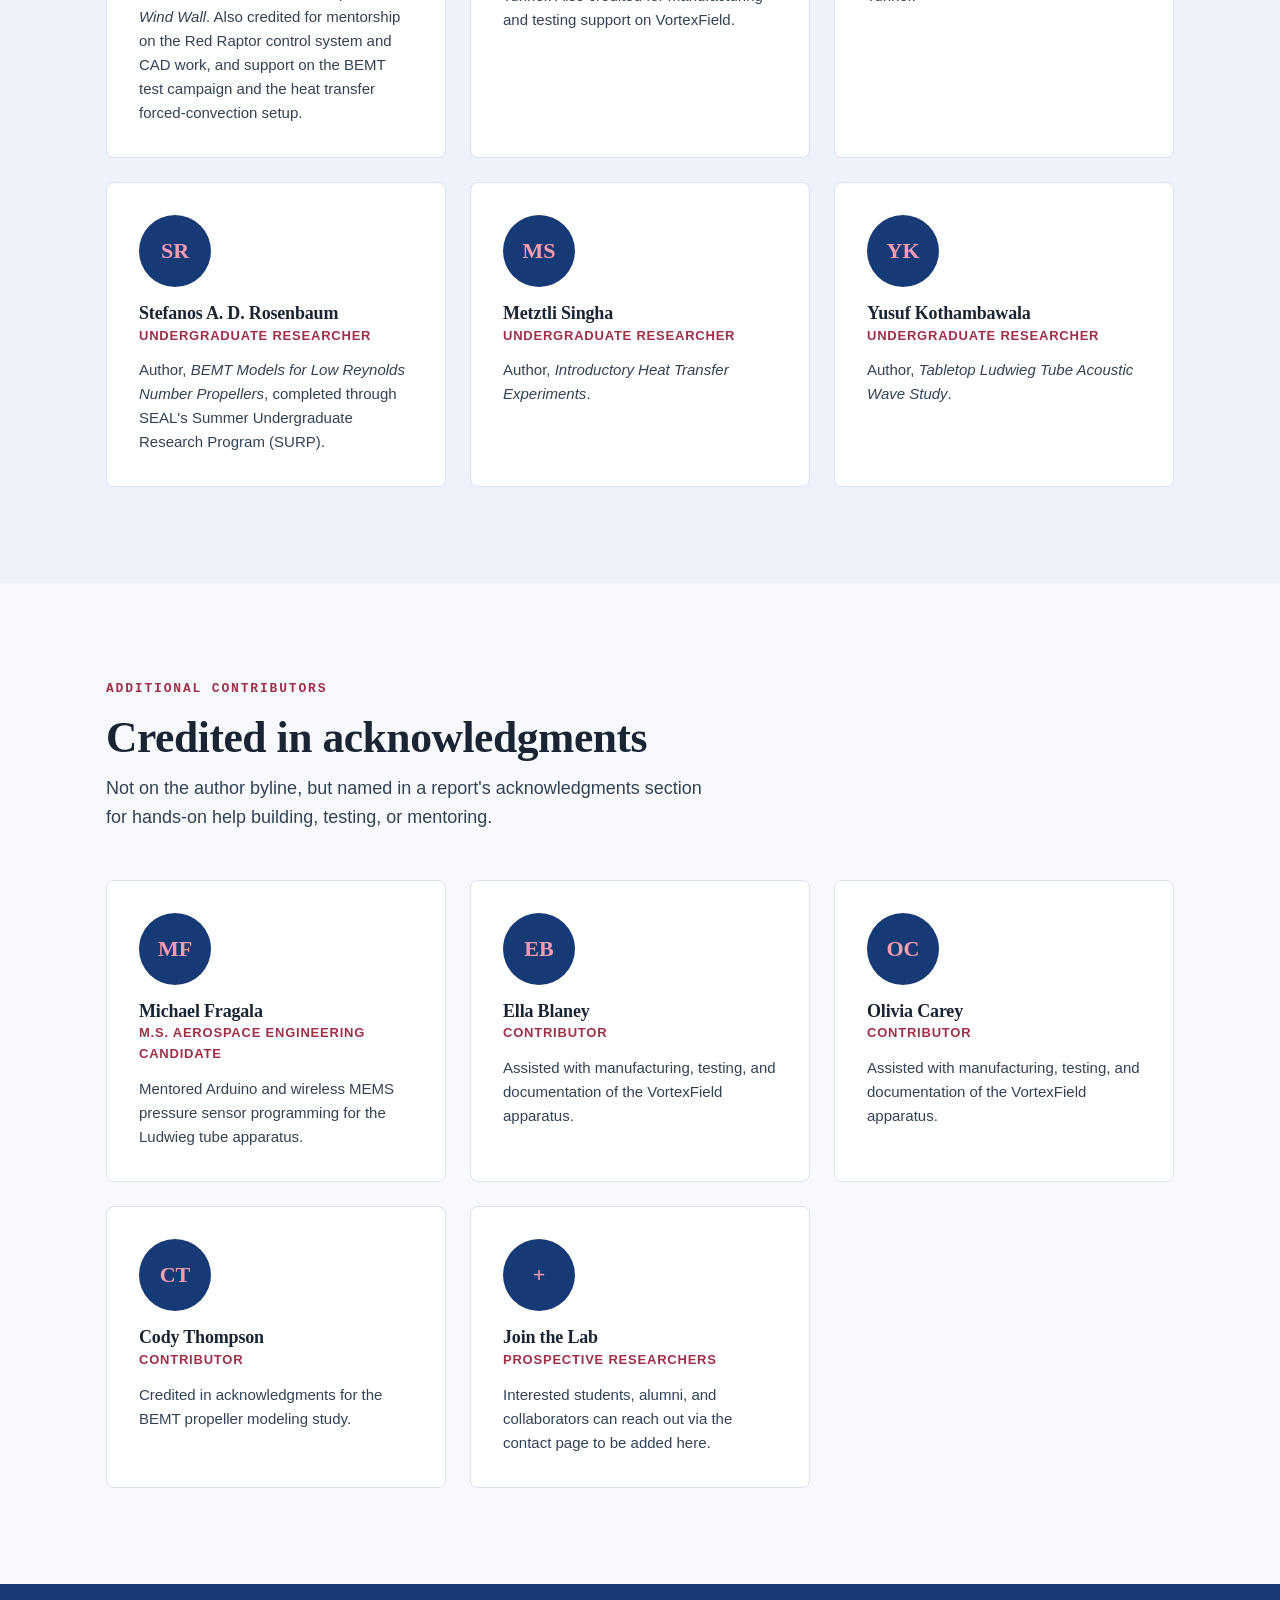
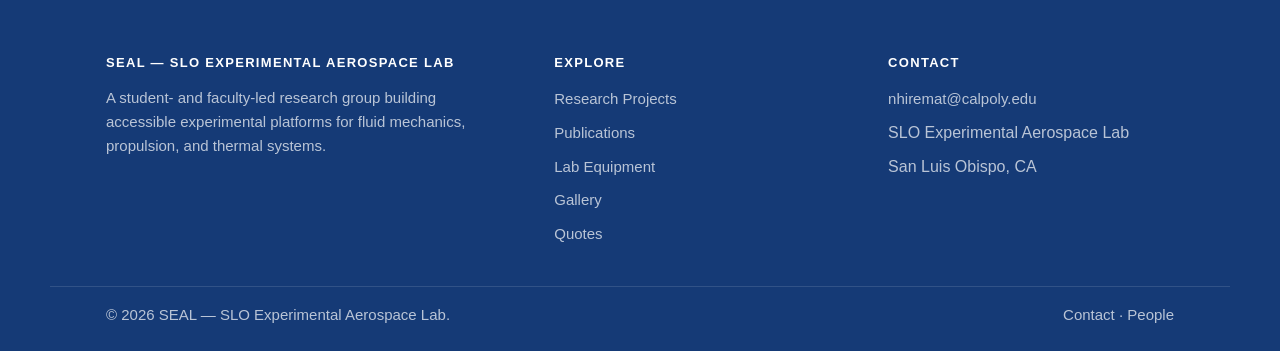
<file: people.html>
<!doctype html>
<html lang="en">
<head>
  <meta charset="utf-8">
  <meta name="viewport" content="width=device-width, initial-scale=1">
  <meta name="theme-color" content="#40E0D0">
  <link rel="icon" href="favicon.svg" type="image/svg+xml">
  <title>People | SEAL &mdash; SLO Experimental Aerospace Lab</title>
  <meta name="description" content="Faculty, student researchers, and contributors of SEAL, the SLO Experimental Aerospace Lab, as credited on their published reports.">
  <script>
    (function () {
      var saved = localStorage.getItem('seal-theme');
      var theme = saved || (window.matchMedia('(prefers-color-scheme: dark)').matches ? 'dark' : 'light');
      document.documentElement.setAttribute('data-theme', theme);
    })();
  </script>
  <link rel="stylesheet" href="css/style.css">
</head>
<body>
  <a class="skip-link" href="#main">Skip to main content</a>

  <header class="site-header">
    <a class="brand" href="index.html">
      <span class="mark" aria-hidden="true">
          <svg viewBox="0 0 24 24" width="40" height="40" aria-hidden="true">
            <!-- seal head/body -->
            <ellipse cx="12" cy="12.5" rx="7.5" ry="8.2" fill="currentColor"/>
            <!-- flippers -->
            <ellipse cx="5.2" cy="16.5" rx="2.5" ry="1.3" transform="rotate(-28 5.2 16.5)" fill="currentColor"/>
            <ellipse cx="18.8" cy="16.5" rx="2.5" ry="1.3" transform="rotate(28 18.8 16.5)" fill="currentColor"/>
            <!-- eyes -->
            <circle cx="9.3" cy="10.5" r="0.9" fill="var(--color-primary-900)"/>
            <circle cx="14.7" cy="10.5" r="0.9" fill="var(--color-primary-900)"/>
            <!-- muzzle -->
            <ellipse cx="12" cy="14.2" rx="3.2" ry="2.2" fill="var(--color-primary-900)" opacity="0.18"/>
            <!-- nose -->
            <circle cx="12" cy="13.5" r="0.9" fill="var(--color-primary-900)"/>
            <!-- mouth -->
            <path d="M12 14.3 C11.4 15.1 10.6 15.2 10 14.9 M12 14.3 C12.6 15.1 13.4 15.2 14 14.9"
                  fill="none"
                  stroke="var(--color-primary-900)"
                  stroke-width="0.7"
                  stroke-linecap="round"/>
            <!-- whiskers -->
            <path d="M9.5 13.8 L5.8 12.8 M9.4 14.5 L5.5 14.6 M14.5 13.8 L18.2 12.8 M14.6 14.5 L18.5 14.6"
                  fill="none"
                  stroke="var(--color-primary-900)"
                  stroke-width="0.6"
                  stroke-linecap="round"/>
          </svg>
        </span>
      <span class="brand-text">SEAL<small>SLO Experimental Aerospace Lab</small></span>
    </a>
    <div class="header-actions">
      <nav class="nav" id="primary-nav" aria-label="Primary">
        <a href="index.html">Home</a>
        <a href="projects.html">Projects</a>
        <a href="equipment.html">Equipment</a>
        <a href="publications.html">Publications</a>
        <a href="gallery.html">Gallery</a>
        <a href="people.html" aria-current="page">People</a>
        <a href="quotes.html">Quotes</a>
        <a href="contact.html">Contact</a>
      </nav>
      <button class="theme-toggle" type="button" aria-pressed="false" aria-label="Toggle dark mode">
        <svg class="icon-moon" viewBox="0 0 24 24" aria-hidden="true"><path d="M21 12.79A9 9 0 1111.21 3 7 7 0 0021 12.79z" stroke-width="2" stroke-linecap="round" stroke-linejoin="round"/></svg>
        <svg class="icon-sun" viewBox="0 0 24 24" aria-hidden="true"><circle cx="12" cy="12" r="4" stroke-width="2"/><path d="M12 2v2M12 20v2M4.93 4.93l1.41 1.41M17.66 17.66l1.41 1.41M2 12h2M20 12h2M4.93 19.07l1.41-1.41M17.66 6.34l1.41-1.41" stroke-width="2" stroke-linecap="round"/></svg>
      </button>
      <button class="nav-toggle" type="button" aria-expanded="false" aria-controls="primary-nav">
        <span>Menu</span>
      </button>
    </div>
  </header>

  <main id="main">
    <section class="page-hero">
      <div class="wrap">
        <p class="eyebrow">Team</p>
        <h1>People</h1>
        <p class="pod-tagline">Meet the Pod &mdash; highly trained, barely supervised.</p>
        <p class="lead">Every name on this page is credited in the byline or acknowledgments of one of our published reports — see <a class="text-link" style="color:inherit;" href="publications.html">Publications</a> for the source. This roster is maintained by hand in people.html; see the comment in that file for how to add or update an entry.</p>
      </div>
    </section>

    <section class="section">
      <div class="wrap">
        <div class="section-head">
          <p class="eyebrow">Faculty</p>
          <h2>Advisors</h2>
        </div>
        <div class="grid cols-3">

          <article class="person-card" data-reveal>
            <div class="avatar" aria-hidden="true">NH</div>
            <h3>Nandeesh Hiremath</h3>
            <p class="role">Assistant Professor, Aerospace Engineering</p>
            <p class="bio">Faculty advisor and author on all five published reports, spanning experimental aerodynamics, propulsion, and thermal systems.</p>
          </article>

          <article class="person-card" data-reveal>
            <div class="avatar" aria-hidden="true" style="overflow:hidden;padding:0;"><img src="images/chintu-avatar.png" alt="" width="72" height="72" style="width:100%;height:100%;object-fit:cover;border-radius:50%;display:block;"></div>
            <h3>Chintu</h3>
            <p class="role">Distinguished Professor of Applied Napping, Chief Morale Officer</p>
            <p class="bio">Professor Hiremath's dog. Attends every lab meeting, reviews no manuscripts, naps through every seminar, and remains the most highly credentialed member of the pod by sheer seniority.</p>
          </article>

        </div>
      </div>
    </section>

    <section class="section alt">
      <div class="wrap">
        <div class="section-head">
          <p class="eyebrow">Student Researchers</p>
          <h2>Report authors</h2>
        </div>
        <div class="grid cols-3">

          <article class="person-card" data-reveal>
            <div class="avatar" aria-hidden="true">KT</div>
            <h3>Kanan Thummar</h3>
            <p class="role">Graduate Researcher, M.S. Aerospace Engineering</p>
            <p class="bio">Author, <em>VortexField Modular Open-Jet Wind Wall</em>. Also credited for mentorship on the Red Raptor control system and CAD work, and support on the BEMT test campaign and the heat transfer forced-convection setup.</p>
          </article>

          <article class="person-card" data-reveal>
            <div class="avatar" aria-hidden="true">NG</div>
            <h3>Nathan J. Guerra</h3>
            <p class="role">Undergraduate Researcher</p>
            <p class="bio">Author, <em>Red Raptor Tabletop Wind Tunnel</em>. Also credited for manufacturing and testing support on VortexField.</p>
          </article>

          <article class="person-card" data-reveal>
            <div class="avatar" aria-hidden="true">JM</div>
            <h3>Jalees I. Malik</h3>
            <p class="role">Undergraduate Researcher</p>
            <p class="bio">Author, <em>Red Raptor Tabletop Wind Tunnel</em>.</p>
          </article>

          <article class="person-card" data-reveal>
            <div class="avatar" aria-hidden="true">SR</div>
            <h3>Stefanos A. D. Rosenbaum</h3>
            <p class="role">Undergraduate Researcher</p>
            <p class="bio">Author, <em>BEMT Models for Low Reynolds Number Propellers</em>, completed through SEAL's Summer Undergraduate Research Program (SURP).</p>
          </article>

          <article class="person-card" data-reveal>
            <div class="avatar" aria-hidden="true">MS</div>
            <h3>Metztli Singha</h3>
            <p class="role">Undergraduate Researcher</p>
            <p class="bio">Author, <em>Introductory Heat Transfer Experiments</em>.</p>
          </article>

          <article class="person-card" data-reveal>
            <div class="avatar" aria-hidden="true">YK</div>
            <h3>Yusuf Kothambawala</h3>
            <p class="role">Undergraduate Researcher</p>
            <p class="bio">Author, <em>Tabletop Ludwieg Tube Acoustic Wave Study</em>.</p>
          </article>

        </div>
      </div>
    </section>

    <section class="section">
      <div class="wrap">
        <div class="section-head">
          <p class="eyebrow">Additional Contributors</p>
          <h2>Credited in acknowledgments</h2>
          <p class="lead">Not on the author byline, but named in a report's acknowledgments section for hands-on help building, testing, or mentoring.</p>
        </div>
        <div class="grid cols-3">

          <article class="person-card" data-reveal>
            <div class="avatar" aria-hidden="true">MF</div>
            <h3>Michael Fragala</h3>
            <p class="role">M.S. Aerospace Engineering Candidate</p>
            <p class="bio">Mentored Arduino and wireless MEMS pressure sensor programming for the Ludwieg tube apparatus.</p>
          </article>

          <article class="person-card" data-reveal>
            <div class="avatar" aria-hidden="true">EB</div>
            <h3>Ella Blaney</h3>
            <p class="role">Contributor</p>
            <p class="bio">Assisted with manufacturing, testing, and documentation of the VortexField apparatus.</p>
          </article>

          <article class="person-card" data-reveal>
            <div class="avatar" aria-hidden="true">OC</div>
            <h3>Olivia Carey</h3>
            <p class="role">Contributor</p>
            <p class="bio">Assisted with manufacturing, testing, and documentation of the VortexField apparatus.</p>
          </article>

          <article class="person-card" data-reveal>
            <div class="avatar" aria-hidden="true">CT</div>
            <h3>Cody Thompson</h3>
            <p class="role">Contributor</p>
            <p class="bio">Credited in acknowledgments for the BEMT propeller modeling study.</p>
          </article>

          <!--
            To add someone new, copy one of the <article class="person-card">
            blocks above into the relevant section (Faculty, Student
            Researchers, or Additional Contributors), then update the
            two-letter avatar initials, name, role, and bio line. No
            JavaScript or build step required. If they're associated with
            a specific report, cite it the way the other entries do.
          -->
          <article class="person-card" data-reveal>
            <div class="avatar" aria-hidden="true">+</div>
            <h3>Join the Lab</h3>
            <p class="role">Prospective Researchers</p>
            <p class="bio">Interested students, alumni, and collaborators can reach out via the contact page to be added here.</p>
          </article>

        </div>
      </div>
    </section>
  </main>

  <footer class="footer">
    <div class="wrap">
      <div>
        <h4>SEAL &mdash; SLO Experimental Aerospace Lab</h4>
        <p>A student- and faculty-led research group building accessible experimental platforms for fluid mechanics, propulsion, and thermal systems.</p>
      </div>
      <div>
        <h4>Explore</h4>
        <ul>
          <li><a href="projects.html">Research Projects</a></li>
          <li><a href="publications.html">Publications</a></li>
          <li><a href="equipment.html">Lab Equipment</a></li>
          <li><a href="gallery.html">Gallery</a></li>
        <li><a href="quotes.html">Quotes</a></li>
        </ul>
      </div>
      <div>
        <h4>Contact</h4>
        <ul>
          <li><a href="mailto:nhiremat@calpoly.edu">nhiremat@calpoly.edu</a></li>
          <li>SLO Experimental Aerospace Lab</li>
          <li>San Luis Obispo, CA</li>
        </ul>
      </div>
    </div>
    <div class="wrap footer-bottom">
      <p>&copy; <span id="copyright-year">2026</span> SEAL &mdash; SLO Experimental Aerospace Lab.</p>
      <p><a href="contact.html">Contact</a> &middot; <a href="people.html">People</a></p>
    </div>
  </footer>

  <script src="js/data.js"></script>
  <script src="js/render.js"></script>
  <script src="js/nav.js"></script>
  <script src="js/theme.js"></script>
  <script src="js/reveal.js"></script>
  <script src="js/search.js"></script>
  <script src="js/lightbox.js"></script>
  <script src="js/detail.js"></script>
  <script src="js/main.js"></script>
</body>
</html>
</file>
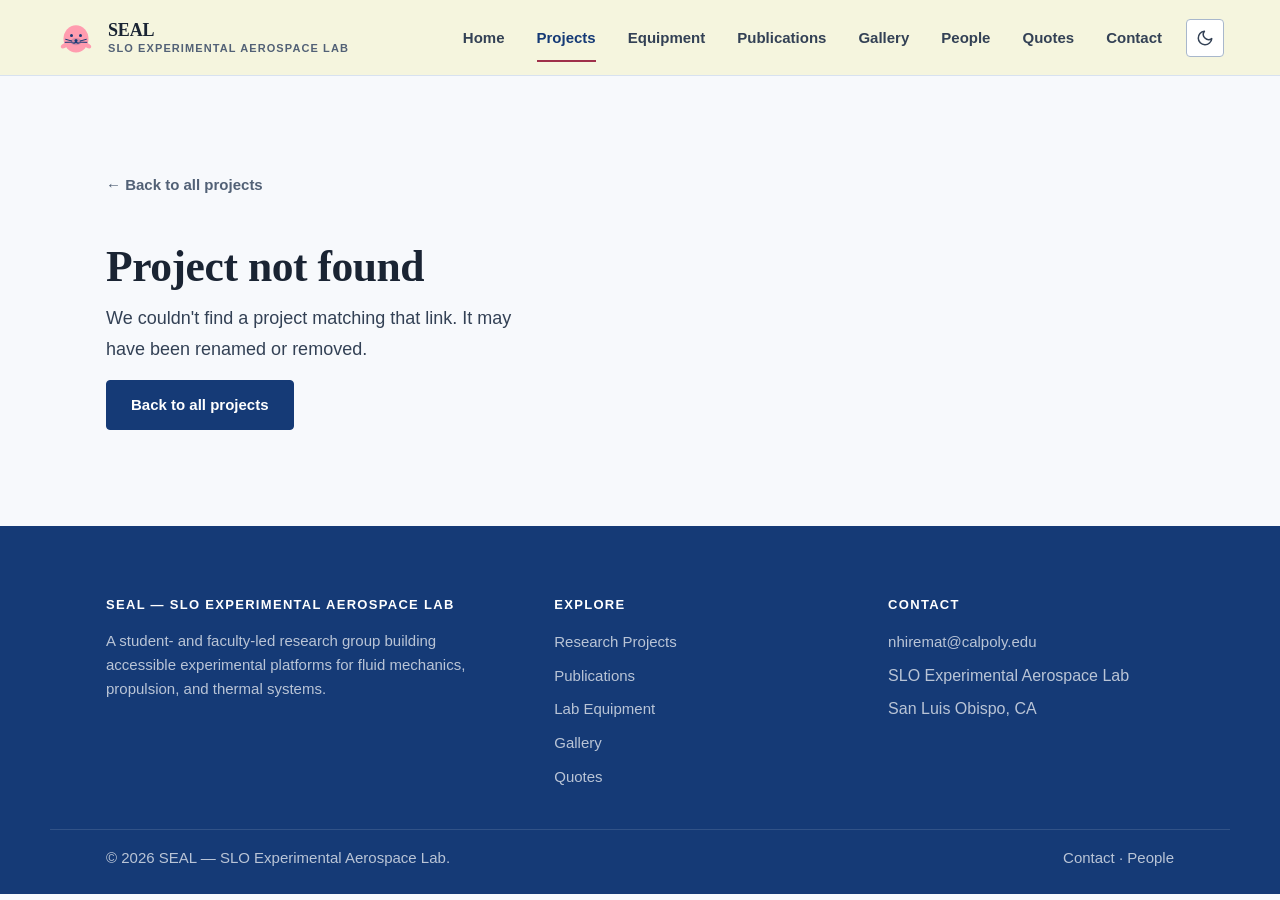
<file: project.html>
<!doctype html>
<html lang="en">
<head>
  <meta charset="utf-8">
  <meta name="viewport" content="width=device-width, initial-scale=1">
  <meta name="theme-color" content="#40E0D0">
  <link rel="icon" href="favicon.svg" type="image/svg+xml">
  <title>Project | SEAL &mdash; SLO Experimental Aerospace Lab</title>
  <meta name="description" content="Detailed write-up of a SEAL research project, including apparatus, methodology, and downloadable report.">
  <!--
    This single template renders every project's detail page. The
    correct project is chosen by js/detail.js based on the ?slug=
    query parameter — see the "Read project" links in js/render.js.
    Title and content are filled in by JavaScript once the matching
    entry is found in js/data.js.
  -->
  <script>
    (function () {
      var saved = localStorage.getItem('seal-theme');
      var theme = saved || (window.matchMedia('(prefers-color-scheme: dark)').matches ? 'dark' : 'light');
      document.documentElement.setAttribute('data-theme', theme);
    })();
  </script>
  <link rel="stylesheet" href="css/style.css">
</head>
<body>
  <a class="skip-link" href="#main">Skip to main content</a>

  <header class="site-header">
    <a class="brand" href="index.html">
      <span class="mark" aria-hidden="true">
          <svg viewBox="0 0 24 24" width="40" height="40" aria-hidden="true">
            <!-- seal head/body -->
            <ellipse cx="12" cy="12.5" rx="7.5" ry="8.2" fill="currentColor"/>
            <!-- flippers -->
            <ellipse cx="5.2" cy="16.5" rx="2.5" ry="1.3" transform="rotate(-28 5.2 16.5)" fill="currentColor"/>
            <ellipse cx="18.8" cy="16.5" rx="2.5" ry="1.3" transform="rotate(28 18.8 16.5)" fill="currentColor"/>
            <!-- eyes -->
            <circle cx="9.3" cy="10.5" r="0.9" fill="var(--color-primary-900)"/>
            <circle cx="14.7" cy="10.5" r="0.9" fill="var(--color-primary-900)"/>
            <!-- muzzle -->
            <ellipse cx="12" cy="14.2" rx="3.2" ry="2.2" fill="var(--color-primary-900)" opacity="0.18"/>
            <!-- nose -->
            <circle cx="12" cy="13.5" r="0.9" fill="var(--color-primary-900)"/>
            <!-- mouth -->
            <path d="M12 14.3 C11.4 15.1 10.6 15.2 10 14.9 M12 14.3 C12.6 15.1 13.4 15.2 14 14.9"
                  fill="none"
                  stroke="var(--color-primary-900)"
                  stroke-width="0.7"
                  stroke-linecap="round"/>
            <!-- whiskers -->
            <path d="M9.5 13.8 L5.8 12.8 M9.4 14.5 L5.5 14.6 M14.5 13.8 L18.2 12.8 M14.6 14.5 L18.5 14.6"
                  fill="none"
                  stroke="var(--color-primary-900)"
                  stroke-width="0.6"
                  stroke-linecap="round"/>
          </svg>
        </span>
      <span class="brand-text">SEAL<small>SLO Experimental Aerospace Lab</small></span>
    </a>
    <div class="header-actions">
      <nav class="nav" id="primary-nav" aria-label="Primary">
        <a href="index.html">Home</a>
        <a href="projects.html" aria-current="page">Projects</a>
        <a href="equipment.html">Equipment</a>
        <a href="publications.html">Publications</a>
        <a href="gallery.html">Gallery</a>
        <a href="people.html">People</a>
        <a href="quotes.html">Quotes</a>
        <a href="contact.html">Contact</a>
      </nav>
      <button class="theme-toggle" type="button" aria-pressed="false" aria-label="Toggle dark mode">
        <svg class="icon-moon" viewBox="0 0 24 24" aria-hidden="true"><path d="M21 12.79A9 9 0 1111.21 3 7 7 0 0021 12.79z" stroke-width="2" stroke-linecap="round" stroke-linejoin="round"/></svg>
        <svg class="icon-sun" viewBox="0 0 24 24" aria-hidden="true"><circle cx="12" cy="12" r="4" stroke-width="2"/><path d="M12 2v2M12 20v2M4.93 4.93l1.41 1.41M17.66 17.66l1.41 1.41M2 12h2M20 12h2M4.93 19.07l1.41-1.41M17.66 6.34l1.41-1.41" stroke-width="2" stroke-linecap="round"/></svg>
      </button>
      <button class="nav-toggle" type="button" aria-expanded="false" aria-controls="primary-nav">
        <span>Menu</span>
      </button>
    </div>
  </header>

  <main id="main">
    <section class="section">
      <div class="wrap">
        <a class="back-link" href="projects.html">&larr; Back to all projects</a>
        <div class="detail-hero" id="project-detail">
          <!-- Populated by js/detail.js based on ?slug= -->
        </div>
      </div>
    </section>
  </main>

  <footer class="footer">
    <div class="wrap">
      <div>
        <h4>SEAL &mdash; SLO Experimental Aerospace Lab</h4>
        <p>A student- and faculty-led research group building accessible experimental platforms for fluid mechanics, propulsion, and thermal systems.</p>
      </div>
      <div>
        <h4>Explore</h4>
        <ul>
          <li><a href="projects.html">Research Projects</a></li>
          <li><a href="publications.html">Publications</a></li>
          <li><a href="equipment.html">Lab Equipment</a></li>
          <li><a href="gallery.html">Gallery</a></li>
        <li><a href="quotes.html">Quotes</a></li>
        </ul>
      </div>
      <div>
        <h4>Contact</h4>
        <ul>
          <li><a href="mailto:nhiremat@calpoly.edu">nhiremat@calpoly.edu</a></li>
          <li>SLO Experimental Aerospace Lab</li>
          <li>San Luis Obispo, CA</li>
        </ul>
      </div>
    </div>
    <div class="wrap footer-bottom">
      <p>&copy; <span id="copyright-year">2026</span> SEAL &mdash; SLO Experimental Aerospace Lab.</p>
      <p><a href="contact.html">Contact</a> &middot; <a href="people.html">People</a></p>
    </div>
  </footer>

  <script src="js/data.js"></script>
  <script src="js/render.js"></script>
  <script src="js/nav.js"></script>
  <script src="js/theme.js"></script>
  <script src="js/reveal.js"></script>
  <script src="js/search.js"></script>
  <script src="js/lightbox.js"></script>
  <script src="js/detail.js"></script>
  <script src="js/main.js"></script>
</body>
</html>
</file>
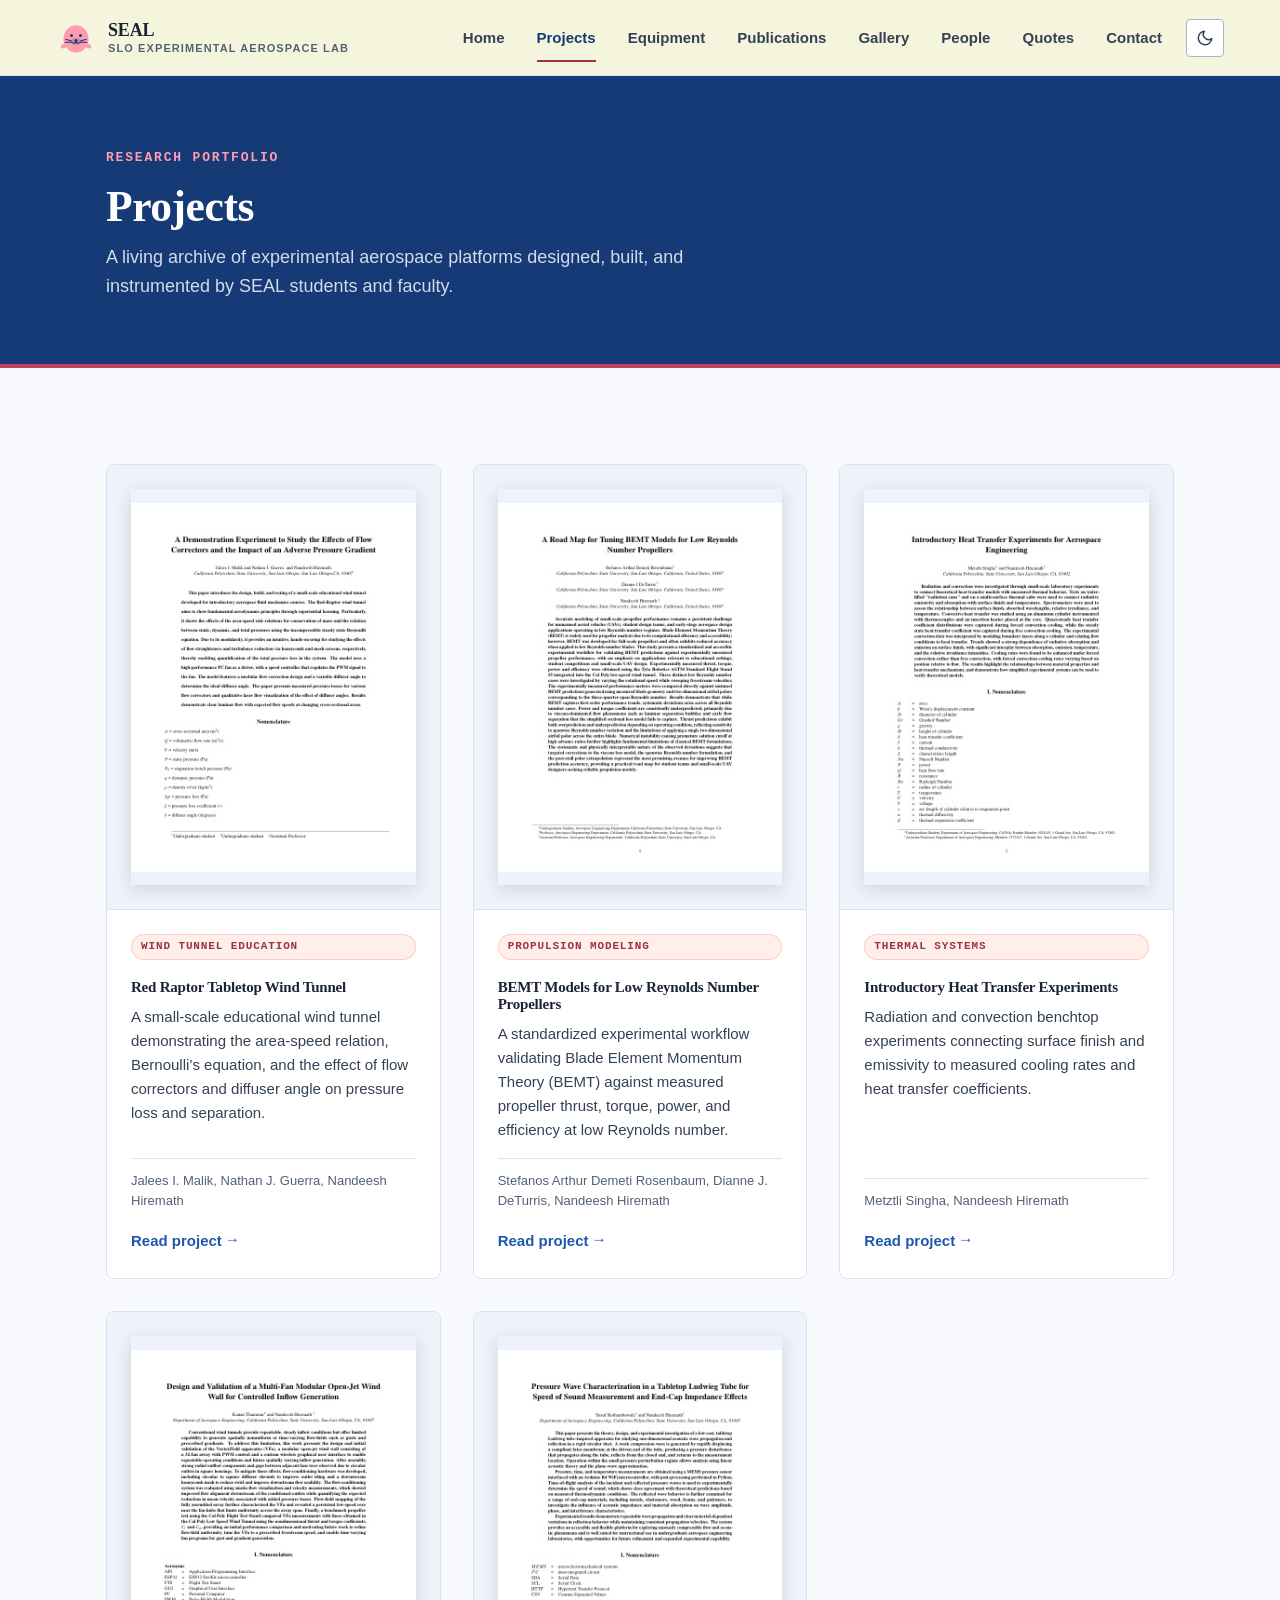
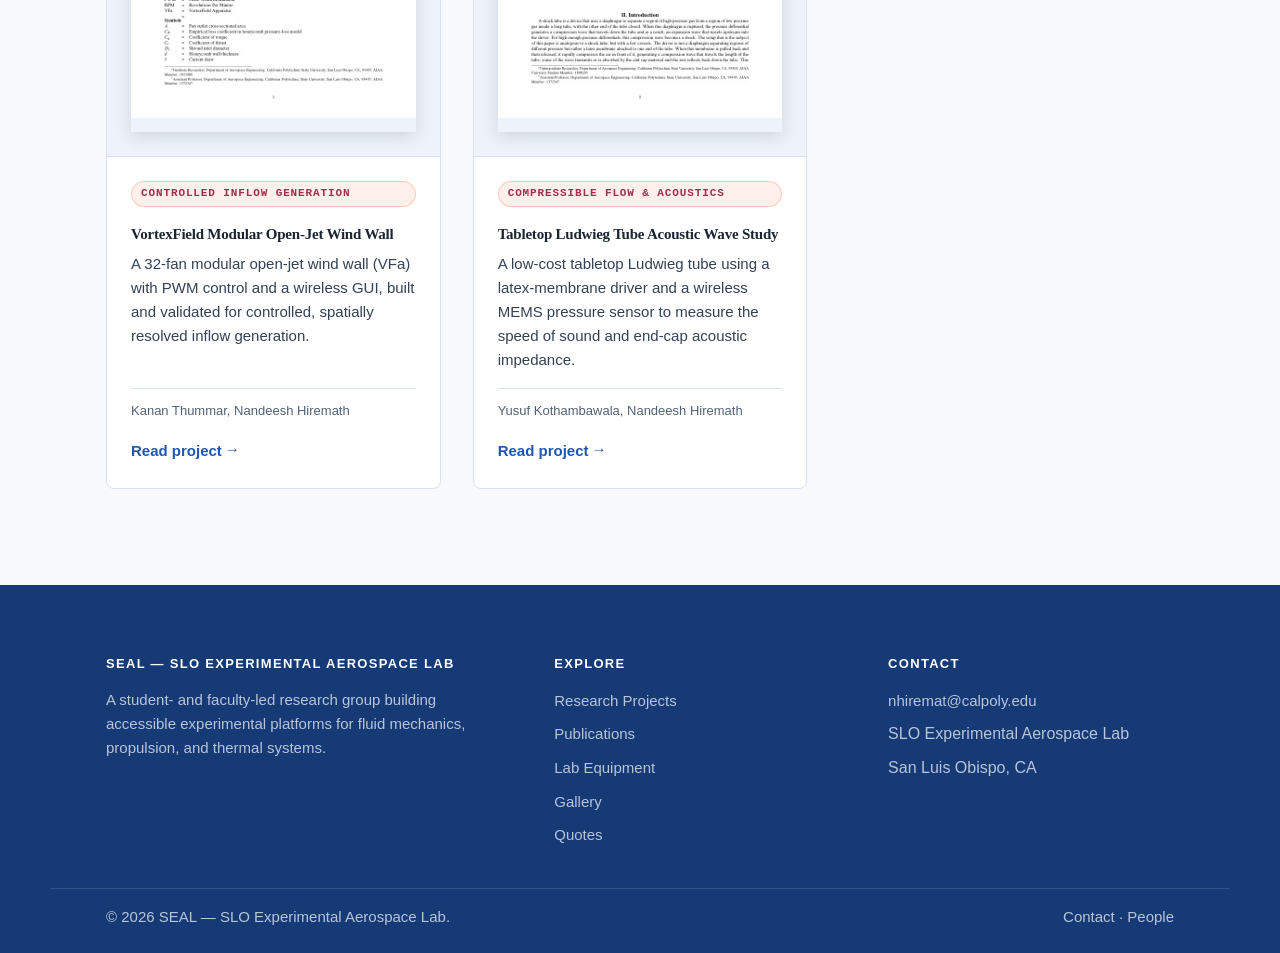
<file: projects.html>
<!doctype html>
<html lang="en">
<head>
  <meta charset="utf-8">
  <meta name="viewport" content="width=device-width, initial-scale=1">
  <meta name="theme-color" content="#40E0D0">
  <link rel="icon" href="favicon.svg" type="image/svg+xml">
  <title>Projects | SEAL &mdash; SLO Experimental Aerospace Lab</title>
  <meta name="description" content="Browse the full archive of experimental aerospace research projects from SEAL, the SLO Experimental Aerospace Lab.">
  <script>
    (function () {
      var saved = localStorage.getItem('seal-theme');
      var theme = saved || (window.matchMedia('(prefers-color-scheme: dark)').matches ? 'dark' : 'light');
      document.documentElement.setAttribute('data-theme', theme);
    })();
  </script>
  <link rel="stylesheet" href="css/style.css">
</head>
<body>
  <a class="skip-link" href="#main">Skip to main content</a>

  <header class="site-header">
    <a class="brand" href="index.html">
      <span class="mark" aria-hidden="true">
          <svg viewBox="0 0 24 24" width="40" height="40" aria-hidden="true">
            <!-- seal head/body -->
            <ellipse cx="12" cy="12.5" rx="7.5" ry="8.2" fill="currentColor"/>
            <!-- flippers -->
            <ellipse cx="5.2" cy="16.5" rx="2.5" ry="1.3" transform="rotate(-28 5.2 16.5)" fill="currentColor"/>
            <ellipse cx="18.8" cy="16.5" rx="2.5" ry="1.3" transform="rotate(28 18.8 16.5)" fill="currentColor"/>
            <!-- eyes -->
            <circle cx="9.3" cy="10.5" r="0.9" fill="var(--color-primary-900)"/>
            <circle cx="14.7" cy="10.5" r="0.9" fill="var(--color-primary-900)"/>
            <!-- muzzle -->
            <ellipse cx="12" cy="14.2" rx="3.2" ry="2.2" fill="var(--color-primary-900)" opacity="0.18"/>
            <!-- nose -->
            <circle cx="12" cy="13.5" r="0.9" fill="var(--color-primary-900)"/>
            <!-- mouth -->
            <path d="M12 14.3 C11.4 15.1 10.6 15.2 10 14.9 M12 14.3 C12.6 15.1 13.4 15.2 14 14.9"
                  fill="none"
                  stroke="var(--color-primary-900)"
                  stroke-width="0.7"
                  stroke-linecap="round"/>
            <!-- whiskers -->
            <path d="M9.5 13.8 L5.8 12.8 M9.4 14.5 L5.5 14.6 M14.5 13.8 L18.2 12.8 M14.6 14.5 L18.5 14.6"
                  fill="none"
                  stroke="var(--color-primary-900)"
                  stroke-width="0.6"
                  stroke-linecap="round"/>
          </svg>
        </span>
      <span class="brand-text">SEAL<small>SLO Experimental Aerospace Lab</small></span>
    </a>
    <div class="header-actions">
      <nav class="nav" id="primary-nav" aria-label="Primary">
        <a href="index.html">Home</a>
        <a href="projects.html" aria-current="page">Projects</a>
        <a href="equipment.html">Equipment</a>
        <a href="publications.html">Publications</a>
        <a href="gallery.html">Gallery</a>
        <a href="people.html">People</a>
        <a href="quotes.html">Quotes</a>
        <a href="contact.html">Contact</a>
      </nav>
      <button class="theme-toggle" type="button" aria-pressed="false" aria-label="Toggle dark mode">
        <svg class="icon-moon" viewBox="0 0 24 24" aria-hidden="true"><path d="M21 12.79A9 9 0 1111.21 3 7 7 0 0021 12.79z" stroke-width="2" stroke-linecap="round" stroke-linejoin="round"/></svg>
        <svg class="icon-sun" viewBox="0 0 24 24" aria-hidden="true"><circle cx="12" cy="12" r="4" stroke-width="2"/><path d="M12 2v2M12 20v2M4.93 4.93l1.41 1.41M17.66 17.66l1.41 1.41M2 12h2M20 12h2M4.93 19.07l1.41-1.41M17.66 6.34l1.41-1.41" stroke-width="2" stroke-linecap="round"/></svg>
      </button>
      <button class="nav-toggle" type="button" aria-expanded="false" aria-controls="primary-nav">
        <span>Menu</span>
      </button>
    </div>
  </header>

  <main id="main">
    <section class="page-hero">
      <div class="wrap">
        <p class="eyebrow">Research Portfolio</p>
        <h1>Projects</h1>
        <p class="lead">A living archive of experimental aerospace platforms designed, built, and instrumented by SEAL students and faculty.</p>
      </div>
    </section>

    <section class="section">
      <div class="wrap">
        <div class="project-list cols-3" id="all-projects">
          <!-- Populated by js/main.js from js/data.js -->
        </div>
      </div>
    </section>
  </main>

  <footer class="footer">
    <div class="wrap">
      <div>
        <h4>SEAL &mdash; SLO Experimental Aerospace Lab</h4>
        <p>A student- and faculty-led research group building accessible experimental platforms for fluid mechanics, propulsion, and thermal systems.</p>
      </div>
      <div>
        <h4>Explore</h4>
        <ul>
          <li><a href="projects.html">Research Projects</a></li>
          <li><a href="publications.html">Publications</a></li>
          <li><a href="equipment.html">Lab Equipment</a></li>
          <li><a href="gallery.html">Gallery</a></li>
        <li><a href="quotes.html">Quotes</a></li>
        </ul>
      </div>
      <div>
        <h4>Contact</h4>
        <ul>
          <li><a href="mailto:nhiremat@calpoly.edu">nhiremat@calpoly.edu</a></li>
          <li>SLO Experimental Aerospace Lab</li>
          <li>San Luis Obispo, CA</li>
        </ul>
      </div>
    </div>
    <div class="wrap footer-bottom">
      <p>&copy; <span id="copyright-year">2026</span> SEAL &mdash; SLO Experimental Aerospace Lab.</p>
      <p><a href="contact.html">Contact</a> &middot; <a href="people.html">People</a></p>
    </div>
  </footer>

  <script src="js/data.js"></script>
  <script src="js/render.js"></script>
  <script src="js/nav.js"></script>
  <script src="js/theme.js"></script>
  <script src="js/reveal.js"></script>
  <script src="js/search.js"></script>
  <script src="js/lightbox.js"></script>
  <script src="js/detail.js"></script>
  <script src="js/main.js"></script>
</body>
</html>
</file>
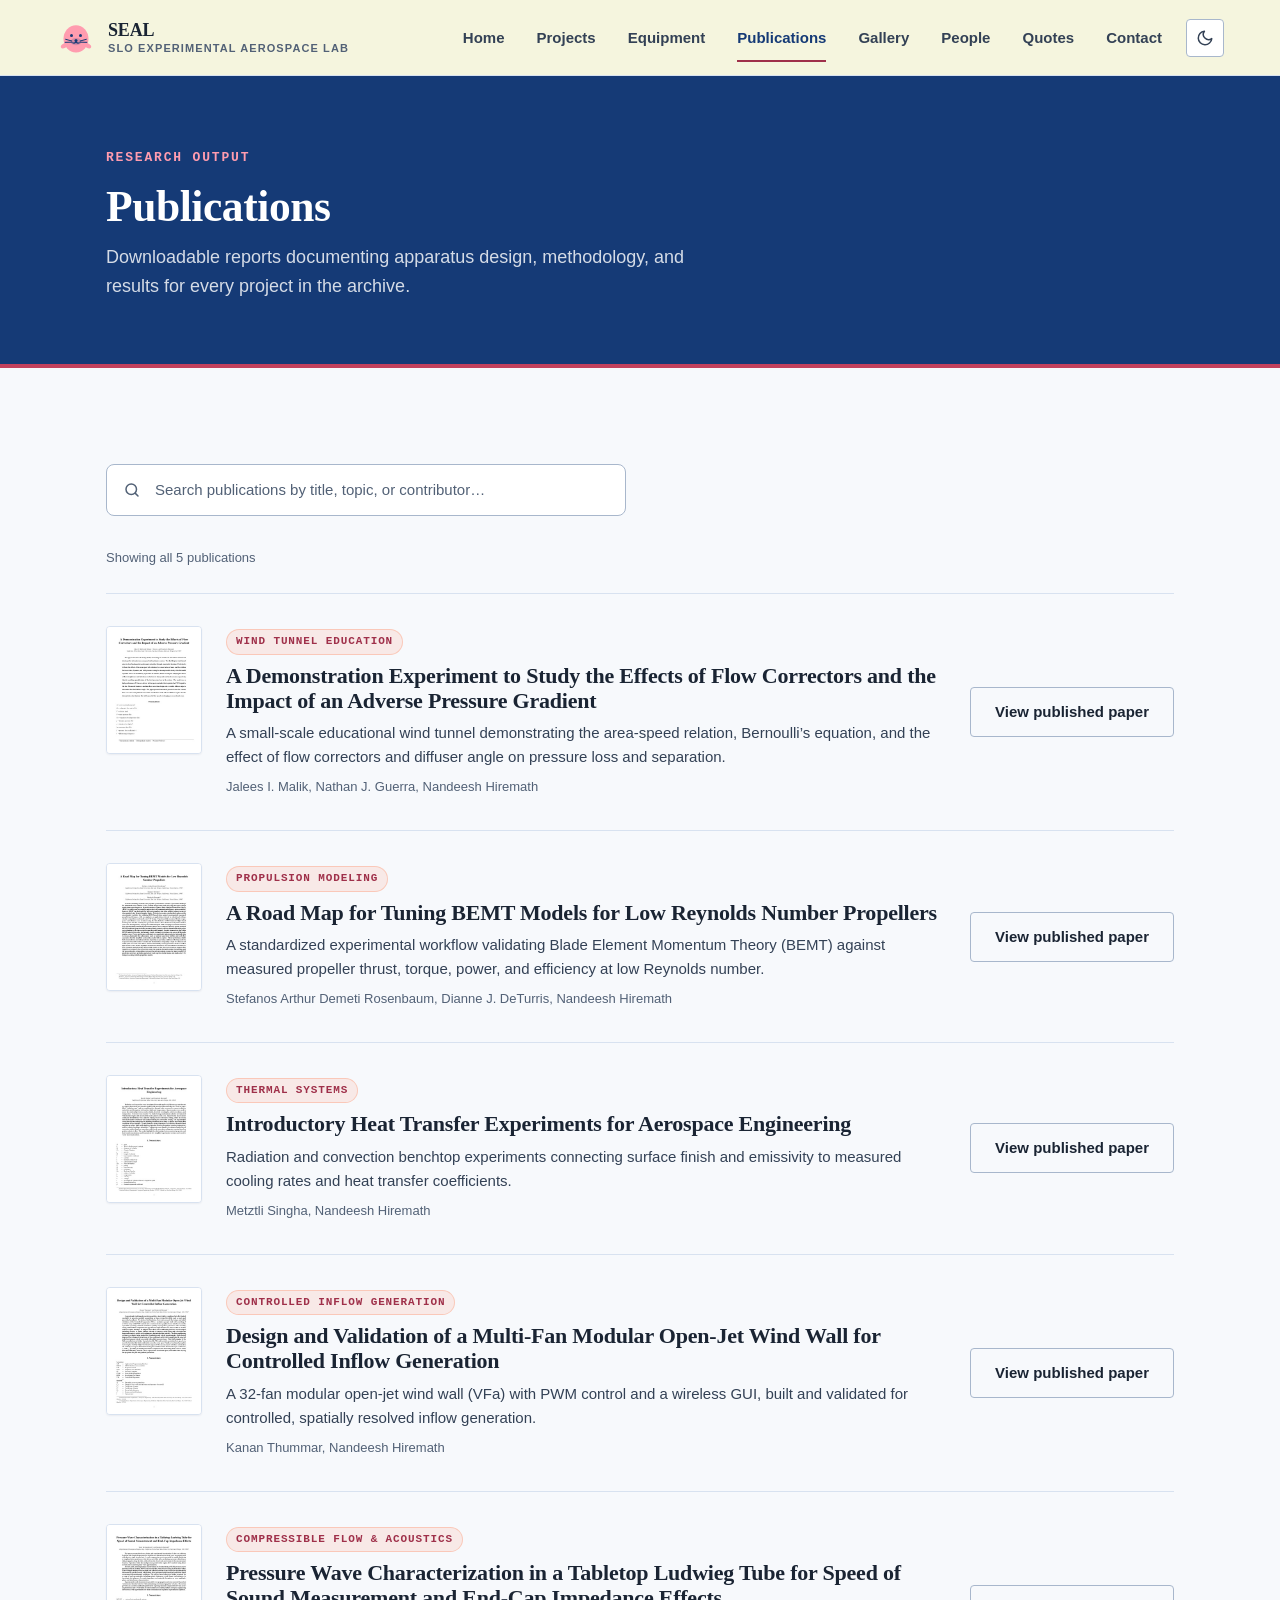
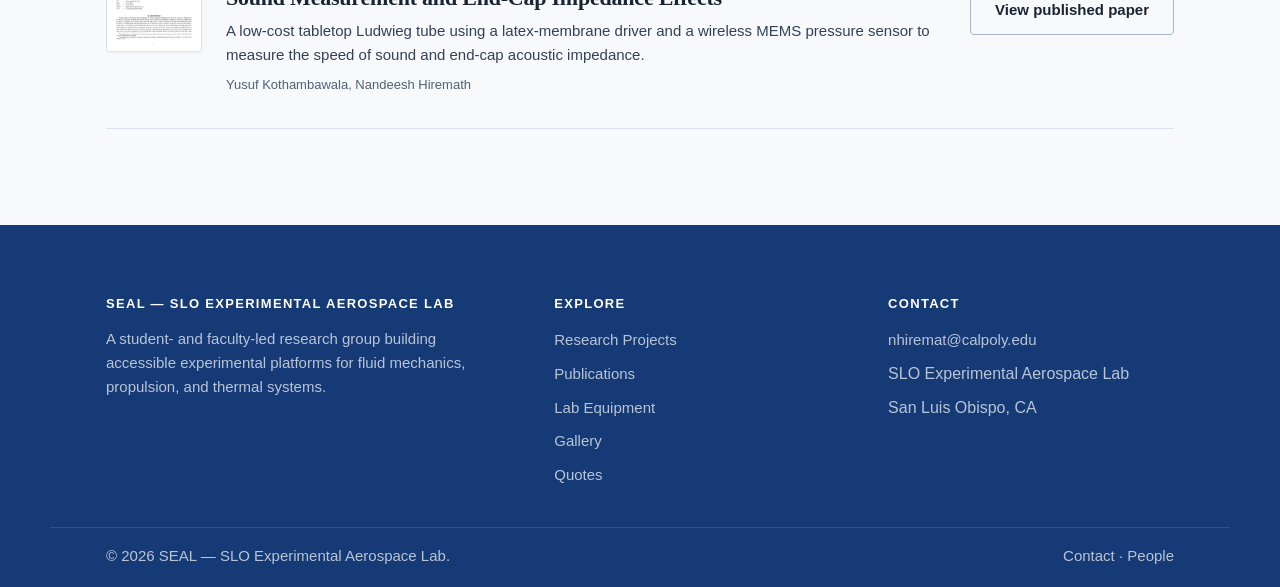
<file: publications.html>
<!doctype html>
<html lang="en">
<head>
  <meta charset="utf-8">
  <meta name="viewport" content="width=device-width, initial-scale=1">
  <meta name="theme-color" content="#40E0D0">
  <link rel="icon" href="favicon.svg" type="image/svg+xml">
  <title>Publications | SEAL &mdash; SLO Experimental Aerospace Lab</title>
  <meta name="description" content="Downloadable research reports from SEAL, the SLO Experimental Aerospace Lab, searchable by title, topic, or contributor.">
  <script>
    (function () {
      var saved = localStorage.getItem('seal-theme');
      var theme = saved || (window.matchMedia('(prefers-color-scheme: dark)').matches ? 'dark' : 'light');
      document.documentElement.setAttribute('data-theme', theme);
    })();
  </script>
  <link rel="stylesheet" href="css/style.css">
</head>
<body>
  <a class="skip-link" href="#main">Skip to main content</a>

  <header class="site-header">
    <a class="brand" href="index.html">
      <span class="mark" aria-hidden="true">
          <svg viewBox="0 0 24 24" width="40" height="40" aria-hidden="true">
            <!-- seal head/body -->
            <ellipse cx="12" cy="12.5" rx="7.5" ry="8.2" fill="currentColor"/>
            <!-- flippers -->
            <ellipse cx="5.2" cy="16.5" rx="2.5" ry="1.3" transform="rotate(-28 5.2 16.5)" fill="currentColor"/>
            <ellipse cx="18.8" cy="16.5" rx="2.5" ry="1.3" transform="rotate(28 18.8 16.5)" fill="currentColor"/>
            <!-- eyes -->
            <circle cx="9.3" cy="10.5" r="0.9" fill="var(--color-primary-900)"/>
            <circle cx="14.7" cy="10.5" r="0.9" fill="var(--color-primary-900)"/>
            <!-- muzzle -->
            <ellipse cx="12" cy="14.2" rx="3.2" ry="2.2" fill="var(--color-primary-900)" opacity="0.18"/>
            <!-- nose -->
            <circle cx="12" cy="13.5" r="0.9" fill="var(--color-primary-900)"/>
            <!-- mouth -->
            <path d="M12 14.3 C11.4 15.1 10.6 15.2 10 14.9 M12 14.3 C12.6 15.1 13.4 15.2 14 14.9"
                  fill="none"
                  stroke="var(--color-primary-900)"
                  stroke-width="0.7"
                  stroke-linecap="round"/>
            <!-- whiskers -->
            <path d="M9.5 13.8 L5.8 12.8 M9.4 14.5 L5.5 14.6 M14.5 13.8 L18.2 12.8 M14.6 14.5 L18.5 14.6"
                  fill="none"
                  stroke="var(--color-primary-900)"
                  stroke-width="0.6"
                  stroke-linecap="round"/>
          </svg>
        </span>
      <span class="brand-text">SEAL<small>SLO Experimental Aerospace Lab</small></span>
    </a>
    <div class="header-actions">
      <nav class="nav" id="primary-nav" aria-label="Primary">
        <a href="index.html">Home</a>
        <a href="projects.html">Projects</a>
        <a href="equipment.html">Equipment</a>
        <a href="publications.html" aria-current="page">Publications</a>
        <a href="gallery.html">Gallery</a>
        <a href="people.html">People</a>
        <a href="quotes.html">Quotes</a>
        <a href="contact.html">Contact</a>
      </nav>
      <button class="theme-toggle" type="button" aria-pressed="false" aria-label="Toggle dark mode">
        <svg class="icon-moon" viewBox="0 0 24 24" aria-hidden="true"><path d="M21 12.79A9 9 0 1111.21 3 7 7 0 0021 12.79z" stroke-width="2" stroke-linecap="round" stroke-linejoin="round"/></svg>
        <svg class="icon-sun" viewBox="0 0 24 24" aria-hidden="true"><circle cx="12" cy="12" r="4" stroke-width="2"/><path d="M12 2v2M12 20v2M4.93 4.93l1.41 1.41M17.66 17.66l1.41 1.41M2 12h2M20 12h2M4.93 19.07l1.41-1.41M17.66 6.34l1.41-1.41" stroke-width="2" stroke-linecap="round"/></svg>
      </button>
      <button class="nav-toggle" type="button" aria-expanded="false" aria-controls="primary-nav">
        <span>Menu</span>
      </button>
    </div>
  </header>

  <main id="main">
    <section class="page-hero">
      <div class="wrap">
        <p class="eyebrow">Research Output</p>
        <h1>Publications</h1>
        <p class="lead">Downloadable reports documenting apparatus design, methodology, and results for every project in the archive.</p>
      </div>
    </section>

    <section class="section">
      <div class="wrap">
        <form class="pub-search" role="search" onsubmit="return false;">
          <svg viewBox="0 0 24 24" aria-hidden="true"><circle cx="11" cy="11" r="7" stroke-width="2"/><path d="M20 20l-3.5-3.5" stroke-width="2" stroke-linecap="round"/></svg>
          <label for="pub-search-input" class="visually-hidden">Search publications by title, topic, or contributor</label>
          <input type="search" id="pub-search-input" placeholder="Search publications by title, topic, or contributor&hellip;" autocomplete="off">
        </form>
        <p class="pub-meta" id="pub-search-meta" aria-live="polite">Showing all publications</p>

        <div class="pub-list" id="publications">
          <!-- Populated by js/main.js from js/data.js -->
        </div>
        <p class="pub-empty" id="pub-empty">No publications match your search. Try a different title, topic, or name.</p>
      </div>
    </section>
  </main>

  <footer class="footer">
    <div class="wrap">
      <div>
        <h4>SEAL &mdash; SLO Experimental Aerospace Lab</h4>
        <p>A student- and faculty-led research group building accessible experimental platforms for fluid mechanics, propulsion, and thermal systems.</p>
      </div>
      <div>
        <h4>Explore</h4>
        <ul>
          <li><a href="projects.html">Research Projects</a></li>
          <li><a href="publications.html">Publications</a></li>
          <li><a href="equipment.html">Lab Equipment</a></li>
          <li><a href="gallery.html">Gallery</a></li>
        <li><a href="quotes.html">Quotes</a></li>
        </ul>
      </div>
      <div>
        <h4>Contact</h4>
        <ul>
          <li><a href="mailto:nhiremat@calpoly.edu">nhiremat@calpoly.edu</a></li>
          <li>SLO Experimental Aerospace Lab</li>
          <li>San Luis Obispo, CA</li>
        </ul>
      </div>
    </div>
    <div class="wrap footer-bottom">
      <p>&copy; <span id="copyright-year">2026</span> SEAL &mdash; SLO Experimental Aerospace Lab.</p>
      <p><a href="contact.html">Contact</a> &middot; <a href="people.html">People</a></p>
    </div>
  </footer>

  <script src="js/data.js"></script>
  <script src="js/render.js"></script>
  <script src="js/nav.js"></script>
  <script src="js/theme.js"></script>
  <script src="js/reveal.js"></script>
  <script src="js/search.js"></script>
  <script src="js/lightbox.js"></script>
  <script src="js/detail.js"></script>
  <script src="js/main.js"></script>
</body>
</html>
</file>
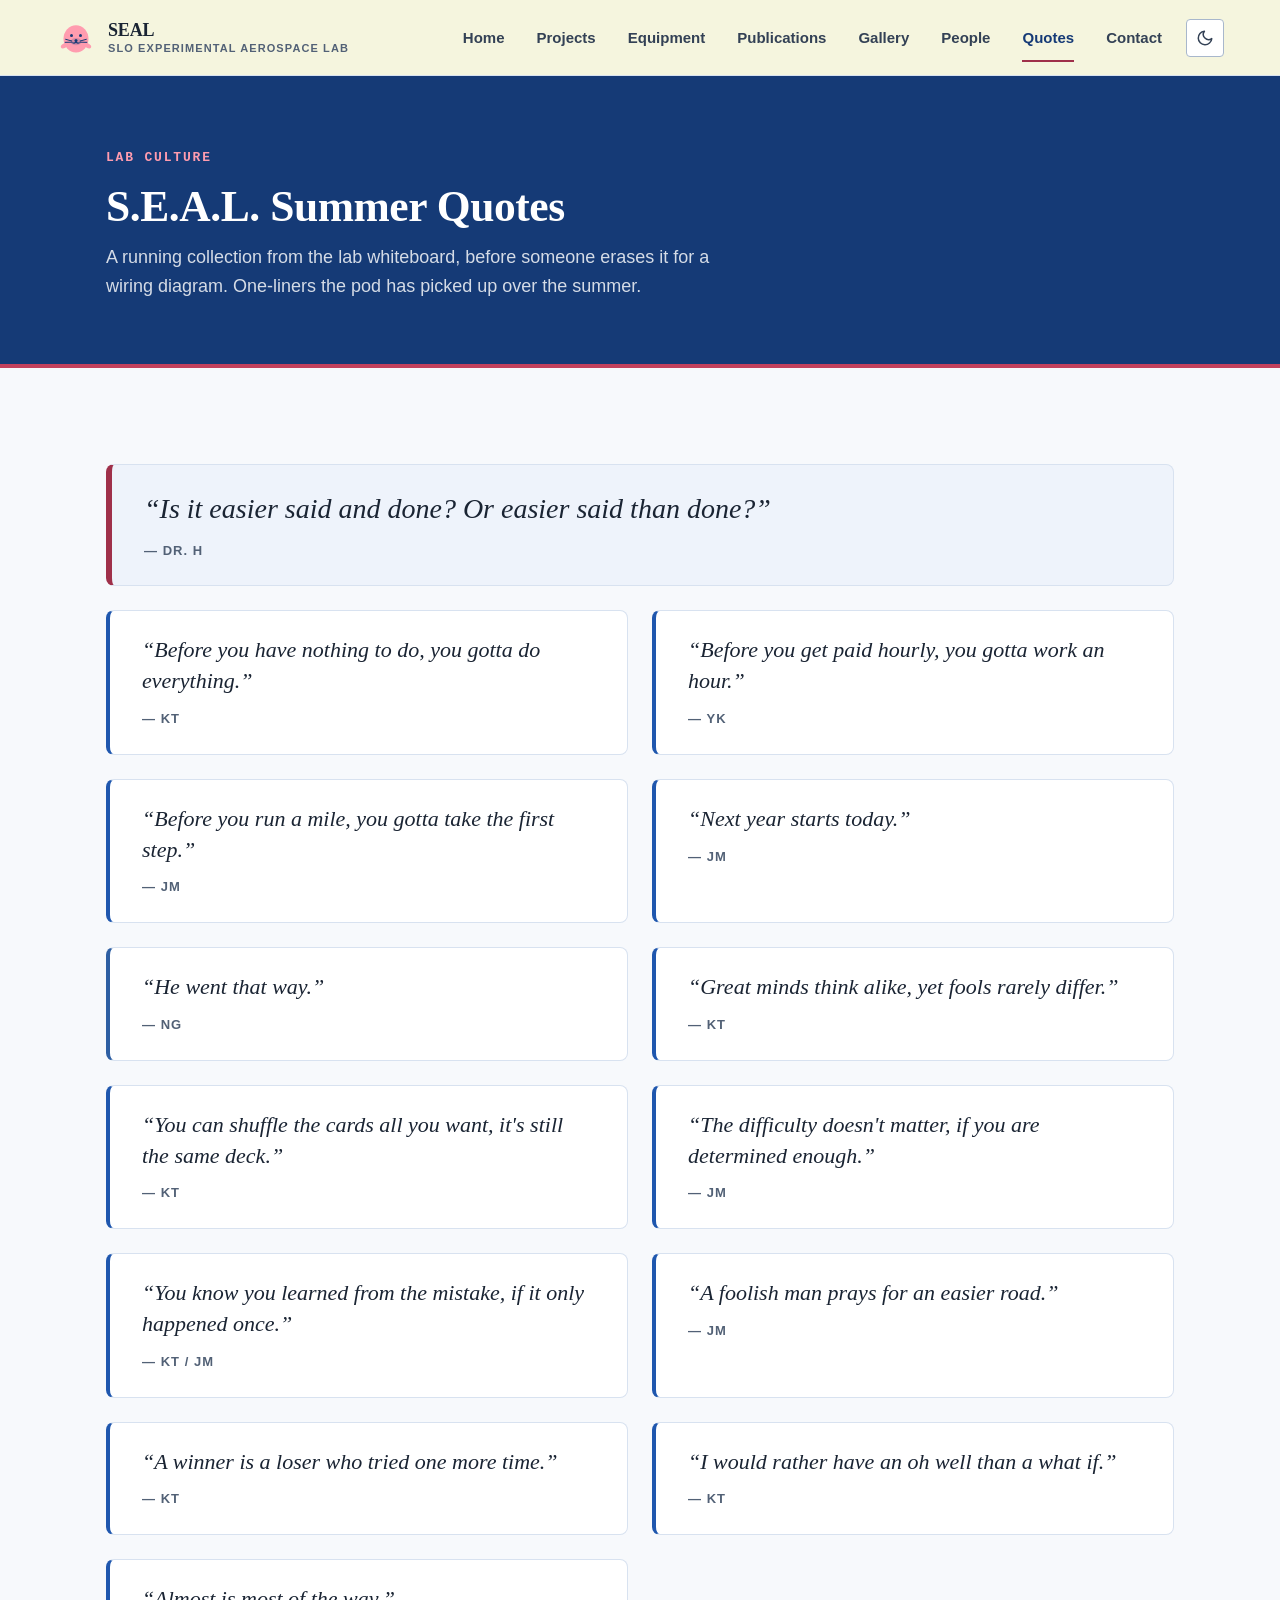
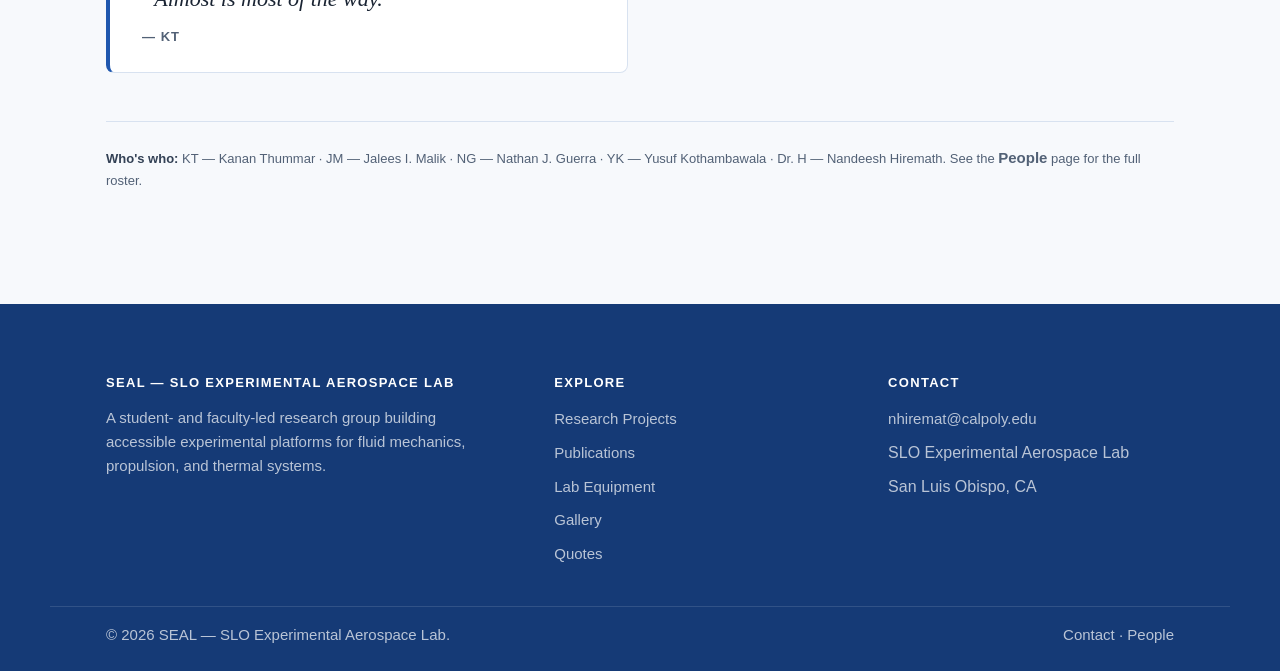
<file: quotes.html>
<!doctype html>
<html lang="en">
<head>
  <meta charset="utf-8">
  <meta name="viewport" content="width=device-width, initial-scale=1">
  <meta name="theme-color" content="#40E0D0">
  <link rel="icon" href="favicon.svg" type="image/svg+xml">
  <title>Quotes | SEAL &mdash; SLO Experimental Aerospace Lab</title>
  <meta name="description" content="S.E.A.L. Summer Quotes — a running collection of one-liners from the lab whiteboard.">
  <script>
    (function () {
      var saved = localStorage.getItem('seal-theme');
      var theme = saved || (window.matchMedia('(prefers-color-scheme: dark)').matches ? 'dark' : 'light');
      document.documentElement.setAttribute('data-theme', theme);
    })();
  </script>
  <link rel="stylesheet" href="css/style.css">
</head>
<body>
  <a class="skip-link" href="#main">Skip to main content</a>

  <header class="site-header">
    <a class="brand" href="index.html">
      <span class="mark" aria-hidden="true">
          <svg viewBox="0 0 24 24" width="40" height="40" aria-hidden="true">
            <!-- seal head/body -->
            <ellipse cx="12" cy="12.5" rx="7.5" ry="8.2" fill="currentColor"/>
            <!-- flippers -->
            <ellipse cx="5.2" cy="16.5" rx="2.5" ry="1.3" transform="rotate(-28 5.2 16.5)" fill="currentColor"/>
            <ellipse cx="18.8" cy="16.5" rx="2.5" ry="1.3" transform="rotate(28 18.8 16.5)" fill="currentColor"/>
            <!-- eyes -->
            <circle cx="9.3" cy="10.5" r="0.9" fill="var(--color-primary-900)"/>
            <circle cx="14.7" cy="10.5" r="0.9" fill="var(--color-primary-900)"/>
            <!-- muzzle -->
            <ellipse cx="12" cy="14.2" rx="3.2" ry="2.2" fill="var(--color-primary-900)" opacity="0.18"/>
            <!-- nose -->
            <circle cx="12" cy="13.5" r="0.9" fill="var(--color-primary-900)"/>
            <!-- mouth -->
            <path d="M12 14.3 C11.4 15.1 10.6 15.2 10 14.9 M12 14.3 C12.6 15.1 13.4 15.2 14 14.9"
                  fill="none"
                  stroke="var(--color-primary-900)"
                  stroke-width="0.7"
                  stroke-linecap="round"/>
            <!-- whiskers -->
            <path d="M9.5 13.8 L5.8 12.8 M9.4 14.5 L5.5 14.6 M14.5 13.8 L18.2 12.8 M14.6 14.5 L18.5 14.6"
                  fill="none"
                  stroke="var(--color-primary-900)"
                  stroke-width="0.6"
                  stroke-linecap="round"/>
          </svg>
        </span>
      <span class="brand-text">SEAL<small>SLO Experimental Aerospace Lab</small></span>
    </a>
    <div class="header-actions">
      <nav class="nav" id="primary-nav" aria-label="Primary">
        <a href="index.html">Home</a>
        <a href="projects.html">Projects</a>
        <a href="equipment.html">Equipment</a>
        <a href="publications.html">Publications</a>
        <a href="gallery.html">Gallery</a>
        <a href="people.html">People</a>
        <a href="quotes.html" aria-current="page">Quotes</a>
        <a href="contact.html">Contact</a>
      </nav>
      <button class="theme-toggle" type="button" aria-pressed="false" aria-label="Toggle dark mode">
        <svg class="icon-moon" viewBox="0 0 24 24" aria-hidden="true"><path d="M21 12.79A9 9 0 1111.21 3 7 7 0 0021 12.79z" stroke-width="2" stroke-linecap="round" stroke-linejoin="round"/></svg>
        <svg class="icon-sun" viewBox="0 0 24 24" aria-hidden="true"><circle cx="12" cy="12" r="4" stroke-width="2"/><path d="M12 2v2M12 20v2M4.93 4.93l1.41 1.41M17.66 17.66l1.41 1.41M2 12h2M20 12h2M4.93 19.07l1.41-1.41M17.66 6.34l1.41-1.41" stroke-width="2" stroke-linecap="round"/></svg>
      </button>
      <button class="nav-toggle" type="button" aria-expanded="false" aria-controls="primary-nav">
        <span>Menu</span>
      </button>
    </div>
  </header>

  <main id="main">
    <section class="page-hero">
      <div class="wrap">
        <p class="eyebrow">Lab Culture</p>
        <h1>S.E.A.L. Summer Quotes</h1>
        <p class="lead">A running collection from the lab whiteboard, before someone erases it for a wiring diagram. One-liners the pod has picked up over the summer.</p>
      </div>
    </section>

    <section class="section">
      <div class="wrap">
        <div class="quote-list">

          <article class="quote-card is-featured">
            <blockquote>&ldquo;Is it easier said and done? Or easier said than done?&rdquo;</blockquote>
            <cite>&mdash; Dr. H</cite>
          </article>

          <article class="quote-card">
            <blockquote>&ldquo;Before you have nothing to do, you gotta do everything.&rdquo;</blockquote>
            <cite>&mdash; KT</cite>
          </article>

          <article class="quote-card">
            <blockquote>&ldquo;Before you get paid hourly, you gotta work an hour.&rdquo;</blockquote>
            <cite>&mdash; YK</cite>
          </article>

          <article class="quote-card">
            <blockquote>&ldquo;Before you run a mile, you gotta take the first step.&rdquo;</blockquote>
            <cite>&mdash; JM</cite>
          </article>

          <article class="quote-card">
            <blockquote>&ldquo;Next year starts today.&rdquo;</blockquote>
            <cite>&mdash; JM</cite>
          </article>

          <article class="quote-card is-blue">
            <blockquote>&ldquo;He went that way.&rdquo;</blockquote>
            <cite>&mdash; NG</cite>
          </article>

          <article class="quote-card">
            <blockquote>&ldquo;Great minds think alike, yet fools rarely differ.&rdquo;</blockquote>
            <cite>&mdash; KT</cite>
          </article>

          <article class="quote-card">
            <blockquote>&ldquo;You can shuffle the cards all you want, it's still the same deck.&rdquo;</blockquote>
            <cite>&mdash; KT</cite>
          </article>

          <article class="quote-card">
            <blockquote>&ldquo;The difficulty doesn't matter, if you are determined enough.&rdquo;</blockquote>
            <cite>&mdash; JM</cite>
          </article>

          <article class="quote-card">
            <blockquote>&ldquo;You know you learned from the mistake, if it only happened once.&rdquo;</blockquote>
            <cite>&mdash; KT / JM</cite>
          </article>

          <article class="quote-card">
            <blockquote>&ldquo;A foolish man prays for an easier road.&rdquo;</blockquote>
            <cite>&mdash; JM</cite>
          </article>

          <article class="quote-card">
            <blockquote>&ldquo;A winner is a loser who tried one more time.&rdquo;</blockquote>
            <cite>&mdash; KT</cite>
          </article>

          <article class="quote-card">
            <blockquote>&ldquo;I would rather have an oh well than a what if.&rdquo;</blockquote>
            <cite>&mdash; KT</cite>
          </article>

          <article class="quote-card">
            <blockquote>&ldquo;Almost is most of the way.&rdquo;</blockquote>
            <cite>&mdash; KT</cite>
          </article>

        </div>

        <p class="quote-legend">
          <strong>Who's who:</strong> KT &mdash; Kanan Thummar &middot; JM &mdash; Jalees I. Malik &middot; NG &mdash; Nathan J. Guerra &middot; YK &mdash; Yusuf Kothambawala &middot; Dr. H &mdash; Nandeesh Hiremath. See the <a class="text-link" style="color:inherit;" href="people.html">People</a> page for the full roster.
        </p>
      </div>
    </section>
  </main>

  <footer class="footer">
    <div class="wrap">
      <div>
        <h4>SEAL &mdash; SLO Experimental Aerospace Lab</h4>
        <p>A student- and faculty-led research group building accessible experimental platforms for fluid mechanics, propulsion, and thermal systems.</p>
      </div>
      <div>
        <h4>Explore</h4>
        <ul>
          <li><a href="projects.html">Research Projects</a></li>
          <li><a href="publications.html">Publications</a></li>
          <li><a href="equipment.html">Lab Equipment</a></li>
          <li><a href="gallery.html">Gallery</a></li>
          <li><a href="quotes.html">Quotes</a></li>
        </ul>
      </div>
      <div>
        <h4>Contact</h4>
        <ul>
          <li><a href="mailto:nhiremat@calpoly.edu">nhiremat@calpoly.edu</a></li>
          <li>SLO Experimental Aerospace Lab</li>
          <li>San Luis Obispo, CA</li>
        </ul>
      </div>
    </div>
    <div class="wrap footer-bottom">
      <p>&copy; <span id="copyright-year">2026</span> SEAL &mdash; SLO Experimental Aerospace Lab.</p>
      <p><a href="contact.html">Contact</a> &middot; <a href="people.html">People</a></p>
    </div>
  </footer>

  <script src="js/data.js"></script>
  <script src="js/render.js"></script>
  <script src="js/nav.js"></script>
  <script src="js/theme.js"></script>
  <script src="js/reveal.js"></script>
  <script src="js/search.js"></script>
  <script src="js/lightbox.js"></script>
  <script src="js/detail.js"></script>
  <script src="js/main.js"></script>
</body>
</html>
</file>
<file: css/style.css>
/* =====================================================================
   SEAL — SLO Experimental Aerospace Lab — Stylesheet
   ---------------------------------------------------------------------
   Organized in sections so future maintainers (including students with
   little CSS experience) can find things quickly:

     1. Design tokens (colors, type, spacing, radii, shadows)
     2. Reset / base element styles
     3. Layout utilities
     4. Accessibility helpers (skip link, focus states, motion)
     5. Header & navigation
     6. Buttons & tags
     7. Hero sections
     8. Stats strip
     9. Section headings & content grid
    10. Research project cards
    11. Publications list
    12. People / team grid
    13. Contact page
    14. Footer
    15. Scroll-reveal animation hooks
    16. Responsive breakpoints
    17. Print styles

   Edit tokens in section 1 to re-theme the whole site.
   ===================================================================== */


/* ---------------------------------------------------------------------
   1. DESIGN TOKENS
   Every color, font size, spacing value, radius, and shadow used across
   the site is defined once here. Change a value here and it updates
   everywhere it's used.
--------------------------------------------------------------------- */
:root {
  /* --- Brand colors (turquoise / cream / coral, deep indigo navy for contrast) --- */
  /* --- Primary / brand scale (blue) --- */
--color-primary-900: #153A76;   /* darkest blue — headers / strong emphasis */
--color-primary-700: #1F57AE;   /* primary links / text accents — WCAG AA+ */
--color-primary-600: #2F6ECF;   /* buttons / hover states — WCAG AA with white text */
--color-primary-500: #73A5F4;   /* literal brand blue — decorative, fills, large UI elements */
--color-primary-100: #E8F0FD;   /* pale blue tint — selected / highlighted backgrounds */

/* --- Complementary accent scale (coral / rose) --- */
--color-accent-700: #9F304A;    /* accent text on light backgrounds — WCAG AAA */
--color-accent-600: #C2415D;    /* accent links / badges — WCAG AA */
--color-accent-500: #E4667D;    /* decorative accent — non-text use */
--color-accent-100: #FCE8EC;    /* subtle accent background */

/* --- Neutral / ink scale (blue-gray) --- */
--color-ink-900: #1A2433;       /* primary body text — very high contrast */
--color-ink-700: #334155;       /* secondary headings / text */
--color-ink-500: #526176;       /* muted / metadata text — WCAG AA */
--color-ink-400: #64748B;       /* lowest recommended normal-text gray on white */
--color-ink-300: #A8B7CC;       /* disabled / decorative only */

/* --- Surfaces --- */
--color-bg: #F7F9FC;            /* cool off-white page background */
--color-surface: #FFFFFF;       /* cards, header, dialogs */
--color-surface-alt: #EEF3FB;   /* alternating sections */
--color-border: #D8E2F0;        /* subtle borders */
--color-border-strong: #A8B7CC; /* stronger dividers / controls */

/* --- Feedback / focus --- */
--color-focus: #1F57AE;         /* high-contrast focus ring */
  --color-accent-onDark: #FF9CAF; /* salmon on dark-navy surfaces (avatars, header mark) — same value in both themes since those elements keep a dark background regardless of theme */
   
  /* --- Typography --- */
  --font-display: Georgia, 'Iowan Old Style', 'Palatino Linotype', 'Book Antiqua', serif;
  --font-body: -apple-system, BlinkMacSystemFont, 'Segoe UI', Roboto, Helvetica, Arial, sans-serif;
  --font-mono: ui-monospace, 'SFMono-Regular', Menlo, Consolas, monospace;

  --fs-2xs: 0.6875rem;  /* 11px */
  --fs-xs:  0.8125rem;  /* 13px */
  --fs-sm:  0.9375rem;  /* 15px */
  --fs-base: 1rem;      /* 16px */
  --fs-md:  1.125rem;   /* 18px */
  --fs-lg:  1.375rem;   /* 22px */
  --fs-xl:  1.75rem;    /* 28px */
  --fs-2xl: clamp(2rem, 3.4vw, 2.75rem);
  --fs-3xl: clamp(2.5rem, 5vw, 3.75rem);

  /* --- Spacing scale (8px base) --- */
  --sp-1: 0.25rem;
  --sp-2: 0.5rem;
  --sp-3: 0.75rem;
  --sp-4: 1rem;
  --sp-5: 1.5rem;
  --sp-6: 2rem;
  --sp-7: 3rem;
  --sp-8: 4.5rem;
  --sp-9: 6rem;

  /* --- Radii & shadows: restrained, not "app-like" --- */
  --radius-sm: 4px;
  --radius-md: 8px;
  --radius-lg: 12px;
  --shadow-sm: 0 1px 2px rgba(27, 42, 74, 0.06);
  --shadow-md: 0 6px 24px rgba(27, 42, 74, 0.08);
  --shadow-lg: 0 16px 48px rgba(27, 42, 74, 0.12);

  /* --- Layout --- */
  --page-max: 1180px;
  --page-pad: clamp(20px, 4.5vw, 56px);
  --header-height: 76px;
  --transition-fast: 150ms ease;
  --transition-base: 240ms cubic-bezier(0.2, 0.6, 0.2, 1);

  /* --- Header background needs its own token because it uses
     transparency + blur; the RGB values differ between themes --- */
  --header-bg: rgba(245, 245, 220, 0.94);
}

/* ---------------------------------------------------------------------
   1b. DARK THEME OVERRIDES
   Toggled by setting data-theme="dark" on <html> (see js/theme.js).
   Every variable below shares a name with a light-mode variable in
   section 1, so nothing else in this file needs to change — the
   cascade does the work.
--------------------------------------------------------------------- */
:root[data-theme="dark"] {
  /* --- Primary / brand scale (blue) --- */
--color-primary-700: #73A5F4;   /* primary links / accents — ~7.3:1 on page bg */
--color-primary-600: #8DB7F7;   /* hover / active state — ~8.9:1 on page bg */
--color-primary-500: #A9C9FA;   /* brighter highlight / decorative emphasis */
--color-primary-300: #C9DDFC;   /* subtle icons / selected-state details */

/* Important:
   Use dark text, not white text, on #73A5F4 buttons.
   White on #73A5F4 is only ~2.5:1.
*/
--color-primary-on: #0C1524;


/* --- Complementary accent scale (coral / rose) --- */
--color-accent-600: #F08A9D;    /* accent text / icons — ~7.7:1 on page bg */
--color-accent-700: #FF9CAF;    /* brighter accent / hover — ~9.3:1 on page bg */
--color-accent-onDark: #FF9CAF; /* accent text on dark surfaces */
--color-accent-300: #FFC4CE;    /* subtle decorative / selected details */


/* --- Neutral / ink scale (cool blue-gray) --- */
--color-ink-900: #EEF0F5;       /* primary body text — ~16:1 on page bg */
--color-ink-700: #C7CCDC;       /* secondary text — ~11.4:1 */
--color-ink-500: #9EA9C1;       /* muted / metadata text — ~7.7:1 */
--color-ink-300: #55627E;       /* disabled / decorative only */


/* --- Surfaces --- */
--color-bg: #0C1524;            /* main page background */
--color-surface: #131E33;       /* cards, header, modals */
--color-surface-alt: #182545;   /* elevated / alternating sections */

--color-border: #223255;        /* subtle structural borders */
--color-border-strong: #304368; /* prominent dividers / controls */


/* --- Feedback / focus --- */
--color-focus: #73A5F4;         /* highly visible focus ring on dark surfaces */


/* --- Header --- */
--header-bg: rgba(12, 21, 36, 0.90);


/* --- Shadows --- */
--shadow-sm: 0 1px 2px rgba(0, 0, 0, 0.35);
--shadow-md: 0 6px 24px rgba(0, 0, 0, 0.45);
--shadow-lg: 0 16px 48px rgba(0, 0, 0, 0.55);
}

/* Respect the OS preference the first time a visitor arrives, before
   js/theme.js has a chance to read/write localStorage. js/theme.js
   overrides this by setting data-theme explicitly once it runs. */
@media (prefers-color-scheme: dark) {
  :root:not([data-theme="light"]):not([data-theme="dark"]) {
    color-scheme: dark;
  }
}

/* ---------------------------------------------------------------------
   2. RESET / BASE ELEMENT STYLES
--------------------------------------------------------------------- */
*, *::before, *::after { box-sizing: border-box; }
html { scroll-behavior: smooth; }

@media (prefers-reduced-motion: reduce) {
  html { scroll-behavior: auto; }
  *, *::before, *::after {
    animation-duration: 0.01ms !important;
    animation-iteration-count: 1 !important;
    transition-duration: 0.01ms !important;
    scroll-behavior: auto !important;
  }
}

body {
  margin: 0;
  font-family: var(--font-body);
  font-size: var(--fs-base);
  line-height: 1.6;
  color: var(--color-ink-900);
  background: var(--color-bg);
  -webkit-font-smoothing: antialiased;
  transition: background var(--transition-base), color var(--transition-base);
}

img { max-width: 100%; display: block; }
a { color: inherit; }
h1, h2, h3, h4 { font-family: var(--font-display); font-weight: 600; line-height: 1.15; margin: 0 0 var(--sp-3); letter-spacing: -0.01em; }
p { margin: 0 0 var(--sp-4); }
ul { margin: 0; padding: 0; list-style: none; }
button { font: inherit; }

/* ---------------------------------------------------------------------
   3. LAYOUT UTILITIES
--------------------------------------------------------------------- */
.wrap {
  max-width: var(--page-max);
  margin-inline: auto;
  padding-inline: var(--page-pad);
}

main { display: block; }

/* ---------------------------------------------------------------------
   4. ACCESSIBILITY HELPERS
--------------------------------------------------------------------- */
.visually-hidden {
  position: absolute;
  width: 1px; height: 1px;
  padding: 0; margin: -1px;
  overflow: hidden;
  clip: rect(0, 0, 0, 0);
  white-space: nowrap;
  border: 0;
}

.skip-link {
  position: absolute;
  left: var(--sp-4);
  top: -60px;
  z-index: 100;
  background: var(--color-primary-900);
  color: #fff;
  padding: var(--sp-3) var(--sp-4);
  border-radius: var(--radius-sm);
  text-decoration: none;
  font-weight: 600;
  transition: top var(--transition-fast);
}
.skip-link:focus {
  top: var(--sp-3);
}

/* A single, consistent, highly visible focus style for every
   interactive element — required for keyboard-only users. */
a:focus-visible,
button:focus-visible,
input:focus-visible,
textarea:focus-visible {
  outline: 3px solid var(--color-focus);
  outline-offset: 2px;
  border-radius: var(--radius-sm);
}

/* ---------------------------------------------------------------------
   5. HEADER & NAVIGATION
--------------------------------------------------------------------- */
.site-header {
  position: sticky;
  top: 0;
  z-index: 50;
  display: flex;
  align-items: center;
  justify-content: space-between;
  gap: var(--sp-5);
  min-height: var(--header-height);
  padding-inline: var(--page-pad);
  background: var(--header-bg);
  backdrop-filter: blur(10px);
  border-bottom: 1px solid var(--color-border);
  transition: background var(--transition-base), border-color var(--transition-base);
}

.brand {
  display: flex;
  align-items: center;
  gap: var(--sp-3);
  text-decoration: none;
  font-family: var(--font-display);
  font-weight: 700;
  font-size: var(--fs-md);
  color: var(--color-ink-900);
  letter-spacing: -0.01em;
}

.brand .mark {
  display: grid;
  place-items: center;
  width: 40px;
  height: 40px;
  border-radius: var(--radius-sm);
  background: transparent;
  box-shadow: none;
  color: var(--color-accent-onDark);
  font-family: var(--font-mono);
  font-weight: 700;
  font-size: var(--fs-sm);
  letter-spacing: 0.02em;
  flex-shrink: 0;
}

.brand .brand-text { display: flex; flex-direction: column; line-height: 1.2; }
.brand .brand-text small {
  font-family: var(--font-body);
  font-weight: 600;
  font-size: var(--fs-2xs);
  text-transform: uppercase;
  letter-spacing: 0.1em;
  color: var(--color-ink-500);
}

.nav-toggle {
  display: none;
  align-items: center;
  gap: var(--sp-2);
  border: 1px solid var(--color-border-strong);
  background: var(--color-surface);
  border-radius: var(--radius-sm);
  padding: var(--sp-2) var(--sp-3);
  font-weight: 600;
  font-size: var(--fs-sm);
  cursor: pointer;
  color: var(--color-ink-900);
}

.nav { display: flex; align-items: center; gap: var(--sp-6); }

.nav a {
  position: relative;
  text-decoration: none;
  color: var(--color-ink-700);
  font-weight: 600;
  font-size: var(--fs-sm);
  padding: var(--sp-2) 0;
  transition: color var(--transition-fast);
}

.nav a:hover { color: var(--color-primary-700); }

.nav a[aria-current="page"] {
  color: var(--color-primary-900);
}
.nav a[aria-current="page"]::after {
  content: "";
  position: absolute;
  left: 0; right: 0; bottom: -4px;
  height: 2px;
  background: var(--color-accent-700);
}

/* Groups the nav links + theme toggle so they sit together on the
   right side of the header, independent of the hamburger button. */
.header-actions { display: flex; align-items: center; gap: var(--sp-5); }

.theme-toggle {
  display: inline-flex;
  align-items: center;
  justify-content: center;
  width: 38px;
  height: 38px;
  border: 1px solid var(--color-border-strong);
  border-radius: var(--radius-sm);
  background: var(--color-surface);
  color: var(--color-ink-700);
  cursor: pointer;
  flex-shrink: 0;
  transition: border-color var(--transition-fast), color var(--transition-fast);
}
.theme-toggle:hover { border-color: var(--color-primary-700); color: var(--color-primary-700); }
.theme-toggle svg { width: 18px; height: 18px; stroke: currentColor; fill: none; }
/* Only one of the two icons shows at a time, controlled by the
   current data-theme attribute on <html>. */
.theme-toggle .icon-moon { display: block; }
.theme-toggle .icon-sun { display: none; }
:root[data-theme="dark"] .theme-toggle .icon-moon { display: none; }
:root[data-theme="dark"] .theme-toggle .icon-sun { display: block; }

/* ---------------------------------------------------------------------
   6. BUTTONS & TAGS
--------------------------------------------------------------------- */
.button {
  display: inline-flex;
  align-items: center;
  justify-content: center;
  gap: var(--sp-2);
  border: 1px solid var(--color-primary-900);
  border-radius: var(--radius-sm);
  padding: var(--sp-3) var(--sp-5);
  background: var(--color-primary-900);
  color: #fff;
  text-decoration: none;
  font-weight: 600;
  font-size: var(--fs-sm);
  transition: background var(--transition-fast), color var(--transition-fast), transform var(--transition-fast);
}
.button:hover { background: var(--color-primary-600); border-color: var(--color-primary-600); }
.button:active { transform: translateY(1px); }

.button.secondary {
  background: transparent;
  color: var(--color-ink-900);
  border-color: var(--color-border-strong);
}
.button.secondary:hover { border-color: var(--color-primary-900); color: var(--color-primary-900); }

.button.on-dark { border-color: rgba(255,255,255,0.5); color: #fff; background: transparent; }
.button.on-dark:hover { background: rgba(255,255,255,0.1); border-color: #fff; }

.tag {
  display: inline-block;
  font-family: var(--font-mono);
  font-size: var(--fs-2xs);
  text-transform: uppercase;
  letter-spacing: 0.08em;
  font-weight: 600;
  color: var(--color-accent-700);
  background: rgba(255, 127, 80, 0.12);
  border: 1px solid rgba(255, 127, 80, 0.3);
  padding: 3px 9px;
  border-radius: 999px;
}

.eyebrow {
  font-family: var(--font-mono);
  text-transform: uppercase;
  letter-spacing: 0.14em;
  font-size: var(--fs-xs);
  font-weight: 600;
  color: var(--color-accent-700);
  margin: 0 0 var(--sp-3);
}

/* ---------------------------------------------------------------------
   7. HERO SECTIONS
--------------------------------------------------------------------- */
.hero {
  background: linear-gradient(160deg, var(--color-primary-900) 0%, #071f18 100%);
  color: #fff;
  border-bottom: 4px solid var(--color-accent-600);
}

.hero .wrap {
  display: grid;
  grid-template-columns: 1.2fr 0.8fr;
  gap: var(--sp-8);
  align-items: center;
  padding-block: var(--sp-9) var(--sp-8);
}

.hero h1 { font-size: var(--fs-3xl); color: #fff; margin-bottom: var(--sp-4); }
.hero .lead { font-size: var(--fs-lg); color: rgba(255,255,255,0.82); max-width: 46ch; line-height: 1.55; }
.hero .eyebrow { color: var(--color-accent-onDark); }
.hero .actions { display: flex; gap: var(--sp-3); flex-wrap: wrap; margin-top: var(--sp-6); }

.hero-card {
  background: rgba(255,255,255,0.06);
  border: 1px solid rgba(255,255,255,0.16);
  border-radius: var(--radius-lg);
  overflow: hidden;
  box-shadow: var(--shadow-lg);
}
.hero-card .preview-frame {
  aspect-ratio: 3 / 4;
  background: #fff;
  display: flex;
  align-items: center;
  justify-content: center;
  padding: var(--sp-4);
}
.hero-card .preview-frame img {
  max-width: 100%;
  max-height: 100%;
  object-fit: contain;
  box-shadow: 0 8px 24px rgba(0,0,0,0.18);
}
.hero-card .hero-card-body { padding: var(--sp-5); }
.hero-card .hero-card-body h2 {
  font-family: var(--font-body);
  text-transform: uppercase;
  letter-spacing: 0.1em;
  font-size: var(--fs-2xs);
  color: var(--color-accent-onDark);
  margin-bottom: var(--sp-2);
}
.hero-card .hero-card-body p { color: rgba(255,255,255,0.85); margin: 0; font-size: var(--fs-sm); }

/* Secondary page hero — shorter, used on interior pages */
.page-hero {
  background: var(--color-primary-900);
  color: #fff;
  border-bottom: 4px solid var(--color-accent-600);
}
.page-hero .wrap { padding-block: var(--sp-8) var(--sp-7); }
.page-hero h1 { color: #fff; font-size: var(--fs-2xl); margin-bottom: var(--sp-3); }
.page-hero .lead { color: rgba(255,255,255,0.82); font-size: var(--fs-md); max-width: 62ch; }
.page-hero .eyebrow { color: var(--color-accent-onDark); }

/* ---------------------------------------------------------------------
   7b. SEAL POD ILLUSTRATION (homepage only)
--------------------------------------------------------------------- */
.seal-section .wrap { text-align: center; }
.seal-section .section-head { max-width: 62ch; margin-left: auto; margin-right: auto; }
.seal-illustration {
  width: 100%;
  max-width: 900px;
  height: auto;
  margin-top: var(--sp-6);
  border-radius: var(--radius-lg);
  background: var(--color-surface);
  border: 1px solid var(--color-border);
  box-shadow: var(--shadow-sm);
  padding: var(--sp-4);
}

/* Fun tagline under the People page <h1> — "Meet the Pod" */
.pod-tagline {
  font-style: italic;
  font-weight: 600;
  color: var(--color-accent-onDark);
  font-size: var(--fs-md);
  margin-bottom: var(--sp-2);
}

/* ---------------------------------------------------------------------
   8. STATS STRIP
--------------------------------------------------------------------- */
.stats {
  background: var(--color-surface);
  border-bottom: 1px solid var(--color-border);
}
.stats .wrap {
  display: grid;
  grid-template-columns: repeat(3, 1fr);
}
.stats .stat {
  padding: var(--sp-6) var(--sp-5);
  border-left: 1px solid var(--color-border);
}
.stats .stat:first-child { border-left: none; padding-left: 0; }
.stats .stat strong {
  display: block;
  font-family: var(--font-display);
  font-size: var(--fs-xl);
  color: var(--color-primary-900);
  margin-bottom: var(--sp-1);
}
.stats .stat span { color: var(--color-ink-500); font-size: var(--fs-sm); }

/* ---------------------------------------------------------------------
   9. SECTION HEADINGS & CONTENT GRID
--------------------------------------------------------------------- */
.section { padding-block: var(--sp-9); }
.section.alt { background: var(--color-surface-alt); }
.section-head { max-width: 68ch; margin-bottom: var(--sp-7); }
.section-head h2 { font-size: var(--fs-2xl); color: var(--color-ink-900); }
.section-head .lead { color: var(--color-ink-700); font-size: var(--fs-md); }

.grid { display: grid; gap: var(--sp-5); }
.grid.cols-3 { grid-template-columns: repeat(3, 1fr); }
.grid.cols-2 { grid-template-columns: repeat(2, 1fr); }

.theme-card {
  background: var(--color-surface);
  border: 1px solid var(--color-border);
  border-radius: var(--radius-md);
  padding: var(--sp-6);
  transition: box-shadow var(--transition-base), border-color var(--transition-base);
}
.theme-card:hover { box-shadow: var(--shadow-md); border-color: var(--color-border-strong); }
.theme-card h3 { font-size: var(--fs-lg); margin-bottom: var(--sp-2); color: var(--color-ink-900); }
.theme-card p { color: var(--color-ink-700); margin: 0; font-size: var(--fs-sm); }

/* ---------------------------------------------------------------------
   10. RESEARCH PROJECT CARDS
--------------------------------------------------------------------- */
.project-list { display: grid; gap: var(--sp-6); }
.project-list.cols-3 { grid-template-columns: repeat(3, 1fr); }
.project-list.cols-2 { grid-template-columns: repeat(2, 1fr); }

.project-card {
  display: flex;
  flex-direction: column;
  background: var(--color-surface);
  border: 1px solid var(--color-border);
  border-radius: var(--radius-md);
  overflow: hidden;
  transition: box-shadow var(--transition-base), transform var(--transition-base), border-color var(--transition-base);
}
.project-card:hover {
  box-shadow: var(--shadow-md);
  border-color: var(--color-border-strong);
  transform: translateY(-2px);
}

.project-card .card-media {
  background: var(--color-surface-alt);
  border-bottom: 1px solid var(--color-border);
  /* Project thumbnails are portrait document previews (report cover
     pages), so the frame matches that aspect ratio rather than a
     landscape photo ratio — keeps the preview large instead of
     letterboxed. */
  aspect-ratio: 3 / 4;
  display: flex;
  align-items: center;
  justify-content: center;
  padding: var(--sp-5);
}
.project-card .card-media img {
  max-width: 100%;
  max-height: 100%;
  object-fit: contain;
  box-shadow: 0 4px 16px rgba(20,24,28,0.14);
}

.project-card .card-body { padding: var(--sp-5); display: flex; flex-direction: column; flex: 1; }
.project-card .tag { margin-bottom: var(--sp-3); }
.project-card h3 { font-size: var(--fs-lg); margin-bottom: var(--sp-2); }
.project-card p.summary { color: var(--color-ink-700); font-size: var(--fs-sm); flex: 1; }
.project-card .people {
  font-size: var(--fs-xs);
  color: var(--color-ink-500);
  margin-bottom: var(--sp-4);
  padding-top: var(--sp-3);
  border-top: 1px solid var(--color-border);
}
.project-card .card-actions { margin-top: auto; }

.text-link {
  display: inline-flex;
  align-items: center;
  gap: 6px;
  font-weight: 600;
  font-size: var(--fs-sm);
  color: var(--color-primary-700);
  text-decoration: none;
  border-bottom: 1px solid transparent;
  transition: border-color var(--transition-fast);
}
.text-link:hover { border-color: currentColor; }
.text-link .icon { font-family: var(--font-mono); }

/* ---------------------------------------------------------------------
   11. PUBLICATIONS LIST
--------------------------------------------------------------------- */
.pub-list { display: flex; flex-direction: column; gap: 0; border-top: 1px solid var(--color-border); }

.pub-row {
  display: grid;
  grid-template-columns: 96px 1fr auto;
  gap: var(--sp-5);
  align-items: start;
  padding: var(--sp-6) 0;
  border-bottom: 1px solid var(--color-border);
}

.pub-row .pub-thumb {
  aspect-ratio: 3 / 4;
  background: var(--color-surface);
  border: 1px solid var(--color-border);
  border-radius: var(--radius-sm);
  overflow: hidden;
  box-shadow: var(--shadow-sm);
}
.pub-row .pub-thumb img { width: 100%; height: 100%; object-fit: cover; object-position: top center; }

.pub-row .pub-body h3 { font-size: var(--fs-lg); margin: var(--sp-2) 0 var(--sp-2); }
.pub-row .pub-body p.summary { color: var(--color-ink-700); font-size: var(--fs-sm); margin-bottom: var(--sp-2); }
.pub-row .pub-body p.people { color: var(--color-ink-500); font-size: var(--fs-xs); margin: 0; }

.pub-row .pub-action { align-self: center; }

/* --- Publications search bar --- */
.pub-search {
  display: flex;
  align-items: center;
  gap: var(--sp-3);
  background: var(--color-surface);
  border: 1px solid var(--color-border-strong);
  border-radius: var(--radius-md);
  padding: var(--sp-3) var(--sp-4);
  margin-bottom: var(--sp-6);
  max-width: 520px;
}
.pub-search svg { width: 18px; height: 18px; stroke: var(--color-ink-500); fill: none; flex-shrink: 0; }
.pub-search input {
  border: none;
  outline: none;
  background: transparent;
  font: inherit;
  font-size: var(--fs-sm);
  color: var(--color-ink-900);
  width: 100%;
}
.pub-search input::placeholder { color: var(--color-ink-500); }
.pub-meta { color: var(--color-ink-500); font-size: var(--fs-xs); margin-bottom: var(--sp-5); }
.pub-empty { display: none; padding: var(--sp-7) 0; text-align: center; color: var(--color-ink-500); }
.pub-empty.is-visible { display: block; }

/* ---------------------------------------------------------------------
   12. PEOPLE / TEAM GRID
--------------------------------------------------------------------- */
.person-card {
  background: var(--color-surface);
  border: 1px solid var(--color-border);
  border-radius: var(--radius-md);
  padding: var(--sp-6);
  text-align: left;
}
.person-card .avatar {
  width: 72px;
  height: 72px;
  border-radius: 50%;
  display: grid;
  place-items: center;
  background: var(--color-primary-900);
  color: var(--color-accent-onDark);
  font-family: var(--font-display);
  font-weight: 700;
  font-size: var(--fs-lg);
  margin-bottom: var(--sp-4);
}
.person-card h3 { font-size: var(--fs-md); margin-bottom: 2px; }
.person-card .role { color: var(--color-accent-700); font-weight: 600; font-size: var(--fs-xs); text-transform: uppercase; letter-spacing: 0.06em; margin-bottom: var(--sp-3); }
.person-card p.bio { color: var(--color-ink-700); font-size: var(--fs-sm); margin: 0; }

/* ---------------------------------------------------------------------
   13. CONTACT PAGE
--------------------------------------------------------------------- */
.section.narrow .wrap { max-width: 760px; }
.contact-card {
  background: var(--color-surface);
  border: 1px solid var(--color-border);
  border-radius: var(--radius-md);
  padding: var(--sp-7);
}
.contact-card h2 { font-size: var(--fs-xl); margin-bottom: var(--sp-4); }
.contact-card dl { display: grid; grid-template-columns: auto 1fr; gap: var(--sp-2) var(--sp-4); margin: 0; }
.contact-card dt { font-weight: 600; color: var(--color-ink-500); font-size: var(--fs-sm); }
.contact-card dd { margin: 0; font-size: var(--fs-sm); color: var(--color-ink-900); }
.contact-card .divider { grid-column: 1 / -1; height: 1px; background: var(--color-border); margin: var(--sp-3) 0; }

/* ---------------------------------------------------------------------
   14. FOOTER
--------------------------------------------------------------------- */
.footer {
  background: var(--color-primary-900);
  color: rgba(255,255,255,0.7);
}
.footer .wrap {
  display: grid;
  grid-template-columns: 1.4fr 1fr 1fr;
  gap: var(--sp-7);
  padding-block: var(--sp-8) var(--sp-6);
}
.footer h4 {
  font-family: var(--font-body);
  color: #fff;
  font-size: var(--fs-xs);
  text-transform: uppercase;
  letter-spacing: 0.1em;
  margin-bottom: var(--sp-4);
}
.footer p { font-size: var(--fs-sm); margin-bottom: var(--sp-2); }
.footer a { text-decoration: none; color: rgba(255,255,255,0.7); font-size: var(--fs-sm); }
.footer a:hover { color: #fff; }
.footer ul li { margin-bottom: var(--sp-2); }
.footer .footer-bottom {
  border-top: 1px solid rgba(255,255,255,0.12);
  padding-block: var(--sp-4);
  font-size: var(--fs-xs);
  display: flex;
  justify-content: space-between;
  flex-wrap: wrap;
  gap: var(--sp-2);
}

/* ---------------------------------------------------------------------
   14b. IMAGE GALLERY + LIGHTBOX
--------------------------------------------------------------------- */
.gallery-grid {
  display: grid;
  grid-template-columns: repeat(3, 1fr);
  gap: var(--sp-4);
}
.gallery-item {
  border: 1px solid var(--color-border);
  border-radius: var(--radius-md);
  overflow: hidden;
  background: var(--color-surface);
  cursor: pointer;
  padding: 0;
  display: block;
  width: 100%;
  text-align: left;
  transition: box-shadow var(--transition-base), transform var(--transition-base);
}
.gallery-item:hover { box-shadow: var(--shadow-md); transform: translateY(-2px); }
.gallery-item .thumb-frame {
  aspect-ratio: 3 / 4;
  background: var(--color-surface-alt);
  display: flex; align-items: center; justify-content: center;
  padding: var(--sp-4);
}
.gallery-item img { max-width: 100%; max-height: 100%; object-fit: contain; box-shadow: 0 4px 16px rgba(20,24,28,0.14); }
.gallery-item .caption { padding: var(--sp-4); border-top: 1px solid var(--color-border); }
.gallery-item .caption p { margin: 0; font-size: var(--fs-sm); font-weight: 600; color: var(--color-ink-900); }

.lightbox {
  position: fixed;
  inset: 0;
  z-index: 200;
  display: none;
  align-items: center;
  justify-content: center;
  background: rgba(8, 12, 10, 0.92);
  padding: var(--sp-6);
}
.lightbox.is-open { display: flex; }
.lightbox figure { margin: 0; max-width: min(880px, 92vw); max-height: 88vh; display: flex; flex-direction: column; align-items: center; gap: var(--sp-4); }
.lightbox img { max-width: 100%; max-height: 72vh; object-fit: contain; background: #fff; box-shadow: var(--shadow-lg); }
.lightbox figcaption { color: #fff; font-size: var(--fs-sm); text-align: center; }
.lightbox-close {
  position: absolute;
  top: var(--sp-5); right: var(--sp-5);
  width: 42px; height: 42px;
  border-radius: 50%;
  border: 1px solid rgba(255,255,255,0.3);
  background: rgba(255,255,255,0.08);
  color: #fff;
  font-size: 20px;
  line-height: 1;
  cursor: pointer;
}
.lightbox-close:hover { background: rgba(255,255,255,0.18); }
.lightbox-nav {
  position: absolute;
  top: 50%;
  transform: translateY(-50%);
  width: 46px; height: 46px;
  border-radius: 50%;
  border: 1px solid rgba(255,255,255,0.3);
  background: rgba(255,255,255,0.08);
  color: #fff;
  font-size: 20px;
  cursor: pointer;
}
.lightbox-nav:hover { background: rgba(255,255,255,0.18); }
.lightbox-nav.prev { left: var(--sp-5); }
.lightbox-nav.next { right: var(--sp-5); }

/* ---------------------------------------------------------------------
   14c. EQUIPMENT / FACILITIES PAGE
--------------------------------------------------------------------- */
.equipment-list { display: flex; flex-direction: column; gap: var(--sp-7); }
.equipment-row {
  display: grid;
  grid-template-columns: 280px 1fr;
  gap: var(--sp-6);
  background: var(--color-surface);
  border: 1px solid var(--color-border);
  border-radius: var(--radius-md);
  overflow: hidden;
}
.equipment-row .equip-media {
  background: var(--color-surface-alt);
  border-right: 1px solid var(--color-border);
  display: flex; align-items: center; justify-content: center;
  padding: var(--sp-5);
}
.equipment-row .equip-media img { max-width: 100%; max-height: 100%; object-fit: contain; box-shadow: 0 4px 16px rgba(20,24,28,0.14); }
.equipment-row .equip-body { padding: var(--sp-6) var(--sp-6) var(--sp-6) 0; display: flex; flex-direction: column; }
.equipment-row .equip-body h3 { font-size: var(--fs-lg); margin-bottom: var(--sp-2); }
/* Real apparatus specs read as short descriptive phrases rather than
   single numbers, so the spec sheet uses one column with a small
   caption label above each value instead of a dense 2-column grid. */
.equipment-row .spec-list { display: grid; grid-template-columns: repeat(auto-fill, minmax(220px, 1fr)); gap: var(--sp-4); margin: var(--sp-4) 0 0; padding-top: var(--sp-4); border-top: 1px solid var(--color-border); }
.equipment-row .spec-list .spec-label {
  display: block;
  font-family: var(--font-mono);
  font-size: var(--fs-2xs);
  text-transform: uppercase;
  letter-spacing: 0.06em;
  font-weight: 600;
  color: var(--color-ink-500);
  margin-bottom: 2px;
}
.equipment-row .spec-list strong { display: block; color: var(--color-ink-900); font-size: var(--fs-sm); font-weight: 600; }

/* ---------------------------------------------------------------------
   14d. PROJECT DETAIL PAGE
--------------------------------------------------------------------- */
.detail-hero { display: grid; grid-template-columns: 1fr 1.3fr; gap: var(--sp-8); align-items: start; }
.detail-hero .detail-media {
  background: var(--color-surface);
  border: 1px solid var(--color-border);
  border-radius: var(--radius-md);
  aspect-ratio: 3 / 4;
  display: flex; align-items: center; justify-content: center;
  padding: var(--sp-5);
  box-shadow: var(--shadow-sm);
}
.detail-hero .detail-media img { max-width: 100%; max-height: 100%; object-fit: contain; }
.detail-body h1 { font-size: var(--fs-2xl); margin: var(--sp-3) 0 var(--sp-3); }
.detail-body .citation { font-size: var(--fs-sm); color: var(--color-ink-500); margin-bottom: var(--sp-4); }
.detail-body .citation em { font-style: italic; color: var(--color-ink-700); }
.detail-body .meta-row { display: flex; flex-wrap: wrap; gap: var(--sp-3) var(--sp-6); margin: var(--sp-5) 0; padding: var(--sp-4) 0; border-top: 1px solid var(--color-border); border-bottom: 1px solid var(--color-border); }
.detail-body .meta-row div { font-size: var(--fs-xs); flex: 1 1 200px; max-width: 280px; }
.detail-body .meta-row dt { color: var(--color-ink-500); text-transform: uppercase; letter-spacing: 0.06em; font-weight: 600; margin-bottom: 2px; }
.detail-body .meta-row dd { margin: 0; color: var(--color-ink-900); font-weight: 600; font-size: var(--fs-sm); }
.detail-body .overview { color: var(--color-ink-700); font-size: var(--fs-md); line-height: 1.7; }
.back-link { display: inline-flex; align-items: center; gap: 6px; color: var(--color-ink-500); text-decoration: none; font-size: var(--fs-sm); font-weight: 600; margin-bottom: var(--sp-6); }
.back-link:hover { color: var(--color-primary-700); }

/* ---------------------------------------------------------------------
   15. SCROLL-REVEAL ANIMATION HOOKS
   JS (js/reveal.js) toggles the .is-visible class via IntersectionObserver.
   Kept purely additive so content is fully visible/functional even if
   JS fails to load — nothing here hides content by default beyond a
   short, subtle offset.
--------------------------------------------------------------------- */
[data-reveal] {
  opacity: 0;
  transform: translateY(16px);
  transition: opacity 0.6s ease, transform 0.6s ease;
}
[data-reveal].is-visible { opacity: 1; transform: translateY(0); }

@media (prefers-reduced-motion: reduce) {
  [data-reveal] { opacity: 1; transform: none; transition: none; }
}

/* ---------------------------------------------------------------------
   16. RESPONSIVE BREAKPOINTS
--------------------------------------------------------------------- */
@media (max-width: 1000px) {
  .hero .wrap { grid-template-columns: 1fr; }
  .hero-card { max-width: 420px; }
  .footer .wrap { grid-template-columns: 1fr 1fr; }
  .equipment-row { grid-template-columns: 1fr; }
  .equipment-row .equip-media { border-right: none; border-bottom: 1px solid var(--color-border); aspect-ratio: 16/9; }
  .equipment-row .equip-body { padding: var(--sp-6); }
  .detail-hero { grid-template-columns: 1fr; }
  .detail-hero .detail-media { max-width: 360px; }
  .gallery-grid { grid-template-columns: repeat(2, 1fr); }
}

@media (max-width: 760px) {
  .nav-toggle { display: inline-flex; }
  .header-actions { position: static; }
  .nav {
    display: none;
    position: absolute;
    top: var(--header-height);
    left: 0; right: 0;
    flex-direction: column;
    align-items: flex-start;
    gap: 0;
    background: var(--color-surface);
    border-bottom: 1px solid var(--color-border);
    box-shadow: var(--shadow-md);
    padding: var(--sp-3) var(--page-pad) var(--sp-5);
  }
  .nav.is-open { display: flex; }
  .nav a { width: 100%; padding-block: var(--sp-3); border-bottom: 1px solid var(--color-border); }
  .nav a:last-child { border-bottom: none; }

  .grid.cols-3, .grid.cols-2,
  .project-list.cols-3, .project-list.cols-2 { grid-template-columns: 1fr; }

  .stats .wrap { grid-template-columns: 1fr; }
  .stats .stat { border-left: none; border-top: 1px solid var(--color-border); padding-left: 0; }
  .stats .stat:first-child { border-top: none; }

  .pub-row { grid-template-columns: 72px 1fr; }
  .pub-row .pub-action { grid-column: 1 / -1; }

  .footer .wrap { grid-template-columns: 1fr; }

  .gallery-grid { grid-template-columns: repeat(2, 1fr); }
  .lightbox-nav { width: 38px; height: 38px; }
  .lightbox-nav.prev { left: var(--sp-3); }
  .lightbox-nav.next { right: var(--sp-3); }

  .quote-list { grid-template-columns: 1fr; }
}

@media (max-width: 480px) {
  .gallery-grid { grid-template-columns: 1fr; }
}

/* ---------------------------------------------------------------------
   17b. QUOTES PAGE
--------------------------------------------------------------------- */
.quote-list { display: grid; gap: var(--sp-5); grid-template-columns: repeat(2, 1fr); }
.quote-card {
  background: var(--color-surface);
  border: 1px solid var(--color-border);
  border-left: 4px solid var(--color-primary-700);
  border-radius: var(--radius-md);
  padding: var(--sp-5) var(--sp-6);
}
.quote-card.is-red { border-left-color: var(--color-accent-700); }
.quote-card.is-blue { border-left-color: #2E5FA3; }
.quote-card.is-featured {
  grid-column: 1 / -1;
  border-left-width: 6px;
  border-left-color: var(--color-accent-700);
  background: var(--color-surface-alt);
}
.quote-card blockquote {
  margin: 0 0 var(--sp-3);
  font-family: var(--font-display);
  font-style: italic;
  font-size: var(--fs-lg);
  line-height: 1.4;
  color: var(--color-ink-900);
}
.quote-card.is-featured blockquote { font-size: var(--fs-xl); }
.quote-card cite {
  display: block;
  font-style: normal;
  font-weight: 600;
  font-size: var(--fs-xs);
  text-transform: uppercase;
  letter-spacing: 0.08em;
  color: var(--color-ink-500);
}
.quote-legend {
  margin-top: var(--sp-7);
  padding-top: var(--sp-5);
  border-top: 1px solid var(--color-border);
  color: var(--color-ink-500);
  font-size: var(--fs-xs);
}
.quote-legend strong { color: var(--color-ink-700); }

/* ---------------------------------------------------------------------
   17. PRINT STYLES
   Publication and project pages are often printed for offline review.
--------------------------------------------------------------------- */
@media print {
  .site-header, .footer, .nav-toggle, .actions { display: none; }
  body { background: #fff; }
  .hero, .page-hero { background: none !important; color: #000 !important; border: none; }
  .hero h1, .page-hero h1, .hero .lead, .page-hero .lead { color: #000 !important; }
}
</file>
